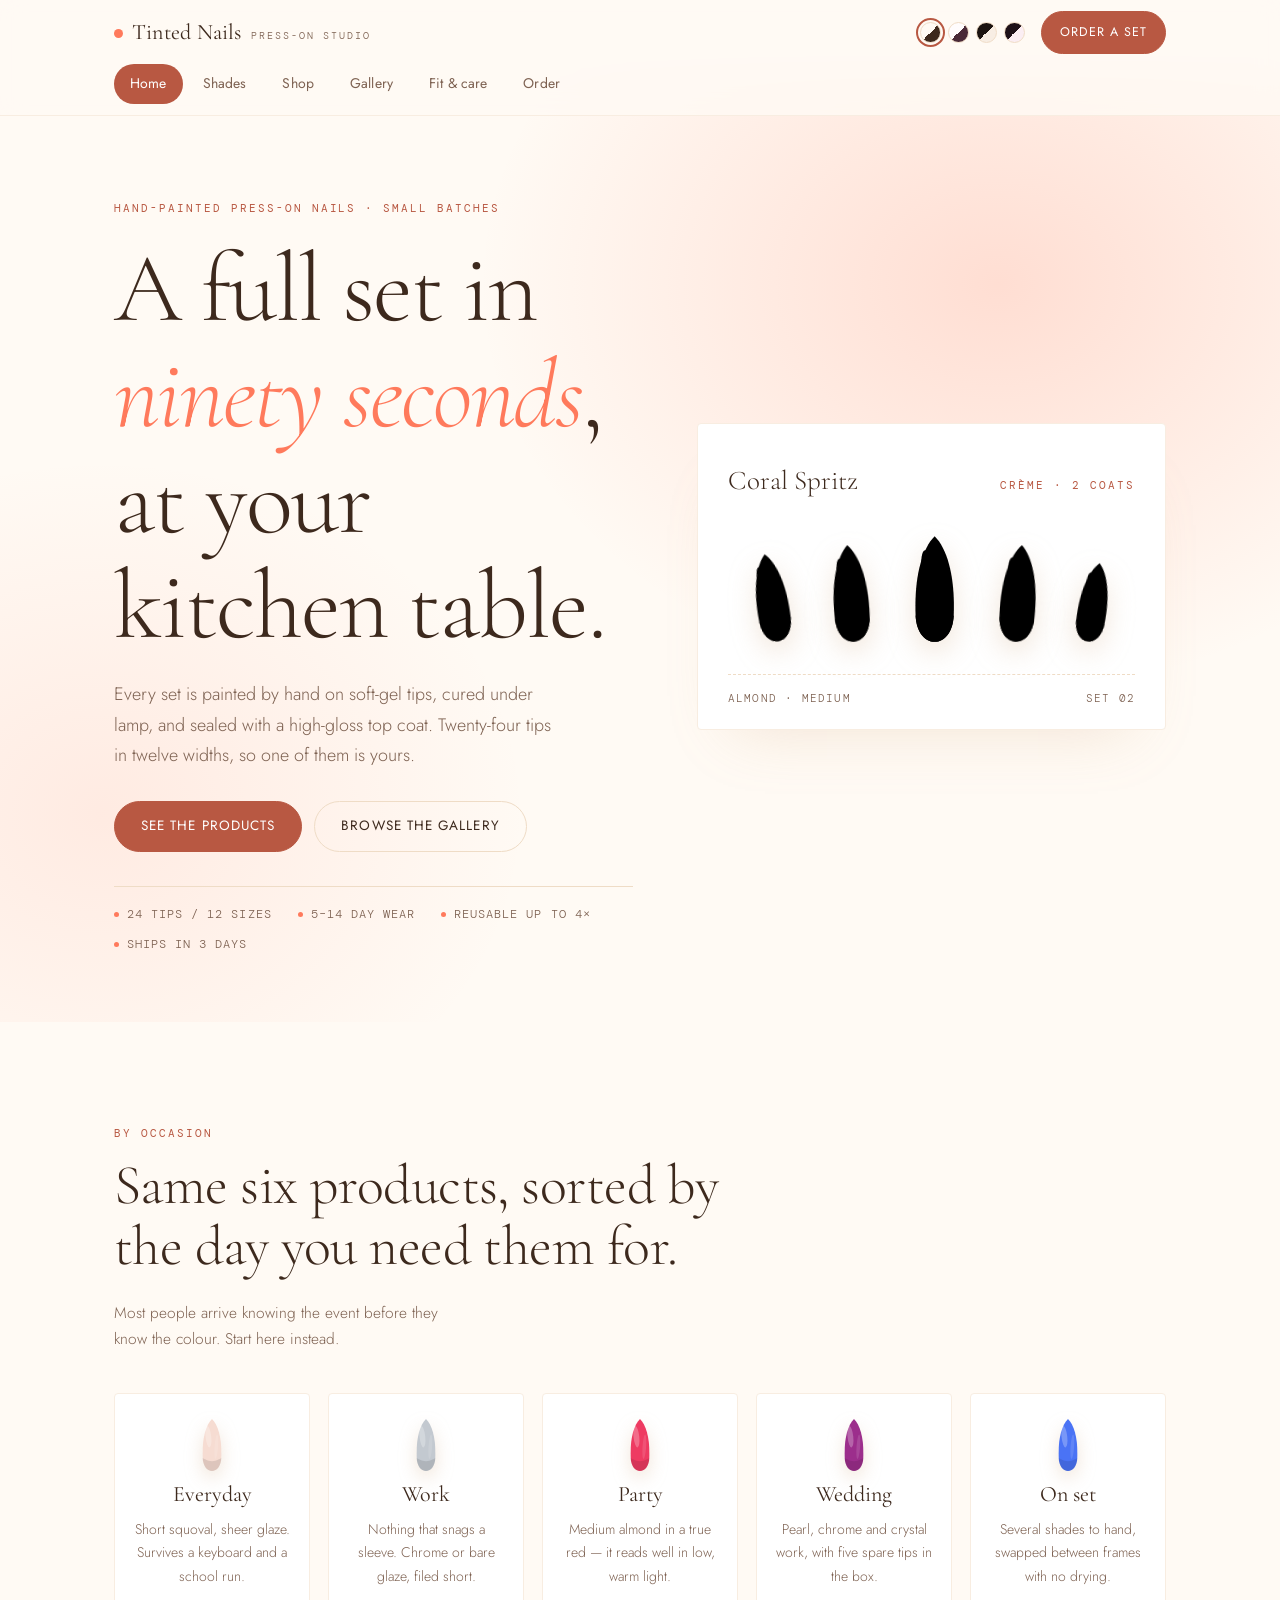
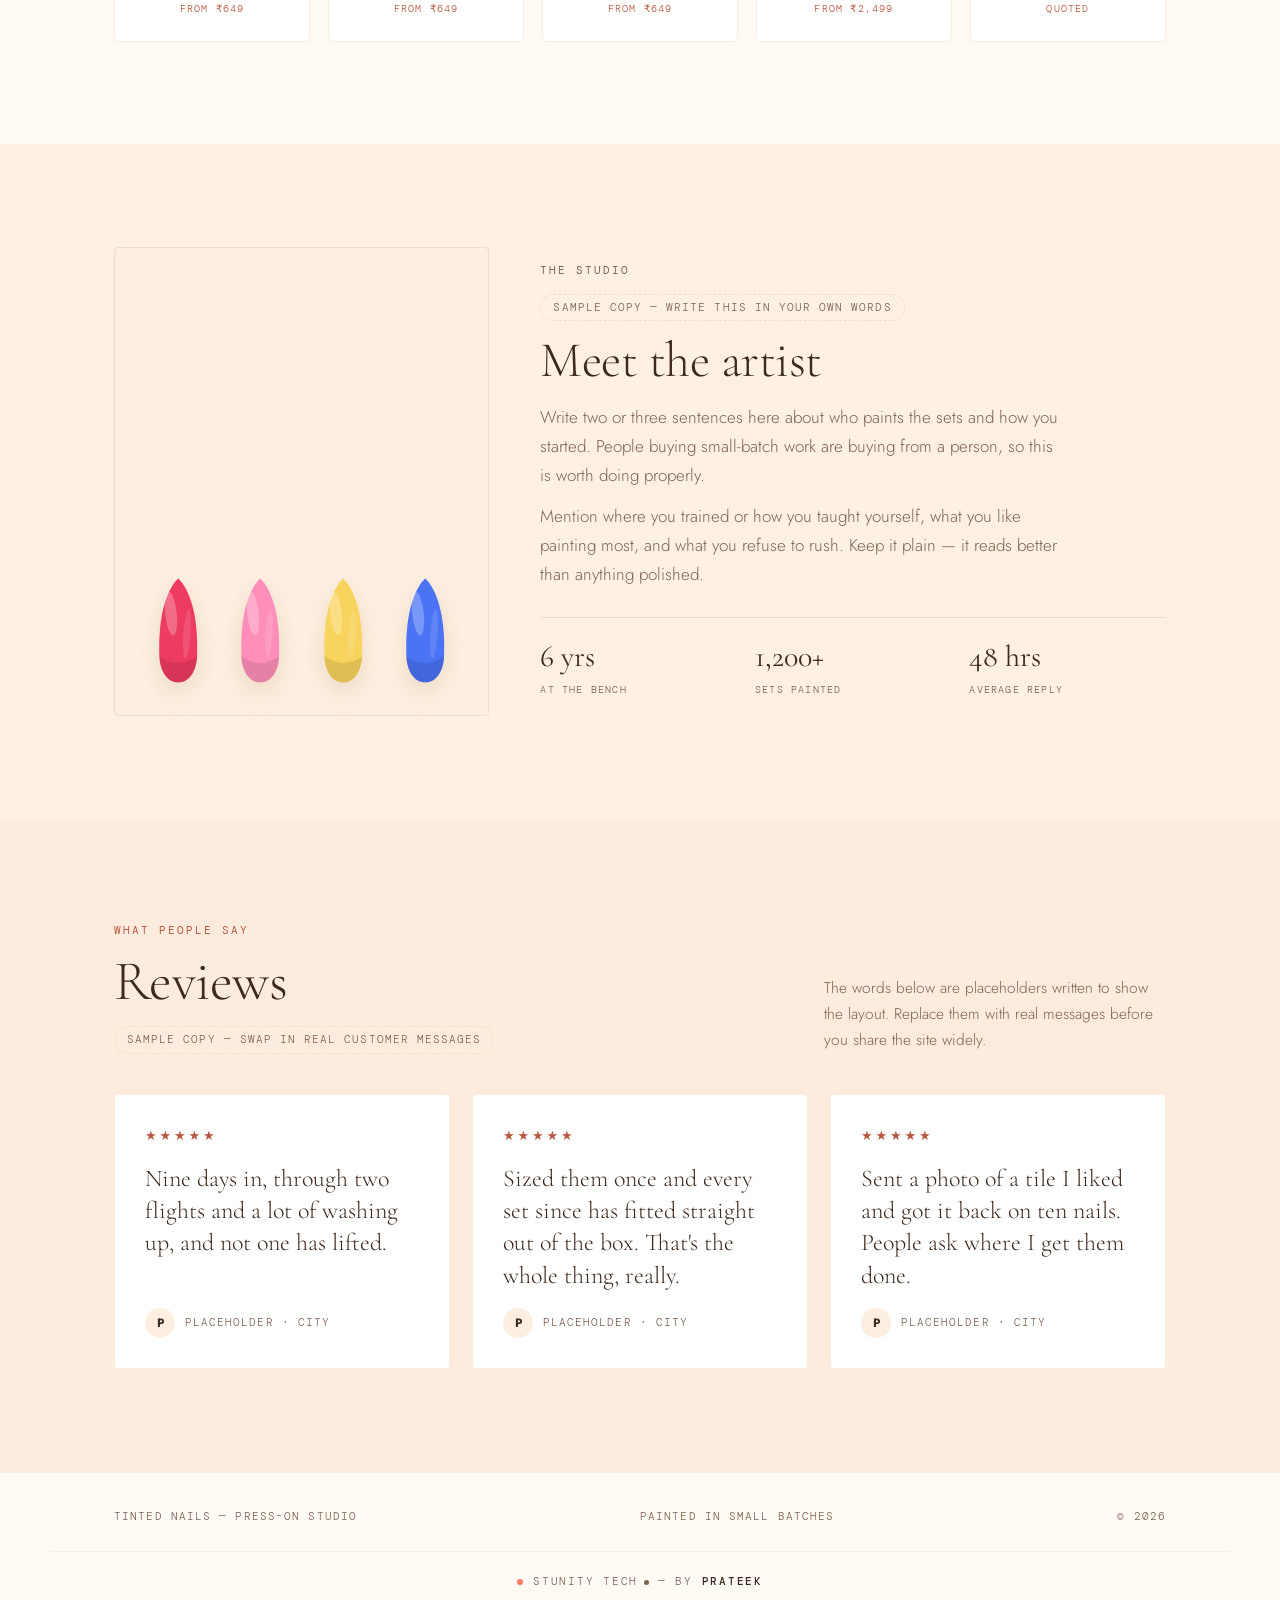
<file: index.html>
<!doctype html>
<html lang="en">
<head>
<meta charset="utf-8">
<meta name="viewport" content="width=device-width, initial-scale=1">
<title>Tinted Nails</title>
<meta name="description" content="Hand-painted press-on nail sets, made to order. 24 tips in 12 sizes, on in ninety seconds, worn for up to two weeks.">
<meta name="theme-color" content="#FFFAF4">
<meta property="og:title" content="Tinted Nails">
<meta property="og:description" content="Hand-painted press-on nail sets, made to order. 24 tips in 12 sizes, on in ninety seconds, worn for up to two weeks.">
<meta property="og:type" content="website">
<link rel="icon" href="data:image/svg+xml,<svg xmlns='http://www.w3.org/2000/svg' viewBox='0 0 100 100'><text y='.9em' font-size='90'>%F0%9F%92%85</text></svg>">
<link rel="preconnect" href="https://fonts.googleapis.com">
<link rel="preconnect" href="https://fonts.gstatic.com" crossorigin>
<link rel="stylesheet" href="https://fonts.googleapis.com/css2?family=Cormorant+Garamond:ital,wght@0,300;0,400;0,500;1,300;1,400&family=Jost:wght@200;300;400;500&family=DM+Mono:wght@300;400&display=swap">
<link rel="stylesheet" href="assets/style.css">
<script src="assets/theme.js"></script>

<!-- Social and canonical: absolute URLs, because a crawler
     resolves these from its own context, not the page's. -->
<link rel="canonical" href="https://hedaprateek.github.io/tinted-nails/">
<meta property="og:url" content="https://hedaprateek.github.io/tinted-nails/">
<meta property="og:site_name" content="Stunity Tech">
<meta property="og:image" content="https://hedaprateek.github.io/tinted-nails/og.png">
<meta property="og:image:width" content="1200">
<meta property="og:image:height" content="630">
<meta property="og:image:alt" content="Tinted Nails">
<meta name="twitter:card" content="summary_large_image">
<meta name="twitter:title" content="Tinted Nails">
<meta name="twitter:description" content="Hand-painted press-on nail sets, made to order. 24 tips in 12 sizes, on in ninety seconds, worn for up to two weeks.">
<meta name="twitter:image" content="https://hedaprateek.github.io/tinted-nails/og.png">
</head>
<body>
<svg width="0" height="0" aria-hidden="true" style="position:absolute">
  <defs>
    <symbol id="n-almond" viewBox="0 0 100 150">
      <path class="lacquer" d="M50 3c18 18 28 57 26 108 -1 22-12 36-26 36S25 133 24 111C22 60 32 21 50 3Z"/>
      <path class="edge" d="M24 111c1 22 12 36 26 36s25-14 26-36c0 0-14 9-26 9s-26-9-26-9Z"/>
      <ellipse class="gloss" cx="40" cy="52" rx="8" ry="30" transform="rotate(-6 40 52)"/>
      <ellipse class="gloss-2" cx="62" cy="80" rx="5" ry="34" transform="rotate(4 62 80)"/>
    </symbol>
    <symbol id="n-coffin" viewBox="0 0 100 150">
      <path class="lacquer" d="M27 9c14-5 32-5 46 0l9 108-13 30H31L18 117Z"/>
      <path class="edge" d="M18 117l13 30h38l13-30s-16 7-32 7-32-7-32-7Z"/>
      <ellipse class="gloss" cx="40" cy="55" rx="7" ry="32"/>
      <ellipse class="gloss-2" cx="62" cy="82" rx="5" ry="34"/>
    </symbol>
    <symbol id="n-stiletto" viewBox="0 0 100 150">
      <path class="lacquer" d="M50 2c13 30 29 71 30 111 1 21-14 34-30 34s-31-13-30-34C21 73 37 32 50 2Z"/>
      <path class="edge" d="M20 113c-1 21 14 34 30 34s31-13 30-34c0 0-15 8-30 8s-30-8-30-8Z"/>
      <ellipse class="gloss" cx="42" cy="58" rx="6" ry="32" transform="rotate(-5 42 58)"/>
      <ellipse class="gloss-2" cx="60" cy="88" rx="4" ry="30" transform="rotate(4 60 88)"/>
    </symbol>
    <symbol id="n-squoval" viewBox="0 0 100 150">
      <path class="lacquer" d="M24 15c15-7 37-7 52 0l3 108c0 16-11 24-29 24s-29-8-29-24Z"/>
      <path class="edge" d="M21 123c0 16 11 24 29 24s29-8 29-24c0 0-13 7-29 7s-29-7-29-7Z"/>
      <ellipse class="gloss" cx="40" cy="58" rx="8" ry="33"/>
      <ellipse class="gloss-2" cx="63" cy="84" rx="5" ry="35"/>
    </symbol>
    <symbol id="n-round" viewBox="0 0 100 150">
      <path class="lacquer" d="M26 31c7-17 41-17 48 0l4 89c0 18-13 27-28 27s-28-9-28-27Z"/>
      <path class="edge" d="M22 120c0 18 13 27 28 27s28-9 28-27c0 0-13 7-28 7s-28-7-28-7Z"/>
      <ellipse class="gloss" cx="40" cy="66" rx="8" ry="29"/>
      <ellipse class="gloss-2" cx="63" cy="90" rx="5" ry="30"/>
    </symbol>
  </defs>
</svg>

<header>
  <div class="wrap bar">
    <a class="mark" href="index.html"><span class="dot"></span><b>Tinted Nails</b><i>Press-on studio</i></a>
    <div class="themes" id="themeRow" role="group" aria-label="Colour theme"></div>
    <a class="btn small" href="order.html">Order a set</a>
    <nav class="tabs" aria-label="Sections">
      <a href="index.html" aria-current="page">Home</a>
      <a href="shades.html">Shades</a>
      <a href="shop.html">Shop</a>
      <a href="gallery.html">Gallery</a>
      <a href="fit.html">Fit &amp; care</a>
      <a href="order.html">Order</a>
    </nav>
  </div>
</header>

<main id="top">
  <div class="hero">
    <div class="wrap hero-grid">
      <div>
        <p class="eyebrow">Hand-painted press-on nails · small batches</p>
        <h1>A full set in <em>ninety seconds</em>, at your kitchen table.</h1>
        <p class="lede">Every set is painted by hand on soft-gel tips, cured under lamp, and sealed with a high-gloss top coat. Twenty-four tips in twelve widths, so one of them is yours.</p>
        <div class="cta">
          <a class="btn" href="shop.html">See the products</a>
          <a class="btn ghost" href="gallery.html">Browse the gallery</a>
        </div>
        <div class="specstrip">
          <span>24 tips / 12 sizes</span>
          <span>5–14 day wear</span>
          <span>Reusable up to 4×</span>
          <span>Ships in 3 days</span>
        </div>
      </div>

      <figure class="tray" style="margin:0">
        <div class="sheen" aria-hidden="true"></div>
        <figcaption class="tray-head">
          <span class="name" id="trayName">Cherry Cordial</span>
          <span class="eyebrow" id="trayFinish">Crème · 2 coats</span>
        </figcaption>
        <div class="fan">
          <svg class="chip nail" viewBox="0 0 100 150"><use href="#n-almond"></use></svg>
          <svg class="chip nail" viewBox="0 0 100 150"><use href="#n-almond"></use></svg>
          <svg class="chip nail" viewBox="0 0 100 150"><use href="#n-almond"></use></svg>
          <svg class="chip nail" viewBox="0 0 100 150"><use href="#n-almond"></use></svg>
          <svg class="chip nail" viewBox="0 0 100 150"><use href="#n-almond"></use></svg>
        </div>
        <div class="tray-foot">
          <span>Almond · medium</span>
          <span id="traySku">Set 01</span>
        </div>
      </figure>
    </div>
  </div>

  <section id="occasions">
    <div class="wrap">
      <div class="sec-head">
        <div>
          <p class="eyebrow">By occasion</p>
          <h2>Same six products, sorted by the day you need them for.</h2>
        </div>
        <p class="note">Most people arrive knowing the event before they know the colour. Start here instead.</p>
      </div>
      <div class="occasions" id="occGrid"></div>
    </div>
  </section>

  <section id="artist" class="band-blush">
    <div class="wrap">
      <div class="artist">
        <div class="artist-photo" id="artistPhoto"></div>
        <div>
          <p class="eyebrow">The studio</p>
          <span class="sample" id="artistChip">Sample copy — write this in your own words</span>
          <h2 id="artistName">Meet the artist</h2>
          <div id="artistBody"></div>
          <div class="artist-facts" id="artistFacts"></div>
        </div>
      </div>
    </div>
  </section>

  <section id="reviews" class="band-peach">
    <div class="wrap">
      <div class="sec-head">
        <div>
          <p class="eyebrow">What people say</p>
          <h2>Reviews</h2>
          <span class="sample" id="sampleChip">Sample copy — swap in real customer messages</span>
        </div>
        <p class="note" id="sampleNote">The words below are placeholders written to show the layout. Replace them with real messages before you share the site widely.</p>
        <p class="note" id="realNote" hidden>Messages from customers, quoted with their permission.</p>
      </div>
      <div class="reviews" id="reviewGrid"></div>
    </div>
  </section>
</main>

<footer>
  <div class="wrap foot">
    <span>Tinted Nails — press-on studio</span>
    <span>Painted in small batches</span>
    <span>© 2026</span>
  </div>
  <div class="wrap credit">
    <span class="cdot"></span><span><span class="sc-wrap"><a class="sc-link" href="https://stunity-tech.hedaprateek.workers.dev" target="_blank" rel="noopener">Stunity Tech</a><span class="sc-card" role="note"><b>Stunity Tech</b><i>Small tools, built one at a time.</i><span class="sc-acts"><a href="https://stunity-tech.hedaprateek.workers.dev" target="_blank" rel="noopener">Site &#8599;</a><a href="mailto:prateekheda@yahoo.com">Email</a><a href="https://wa.me/919021306979" target="_blank" rel="noopener">WhatsApp</a></span></span></span> — by <b>Prateek</b></span>
  </div>
</footer>
<script src="assets/app.js"></script>
</body>
</html>
</file>
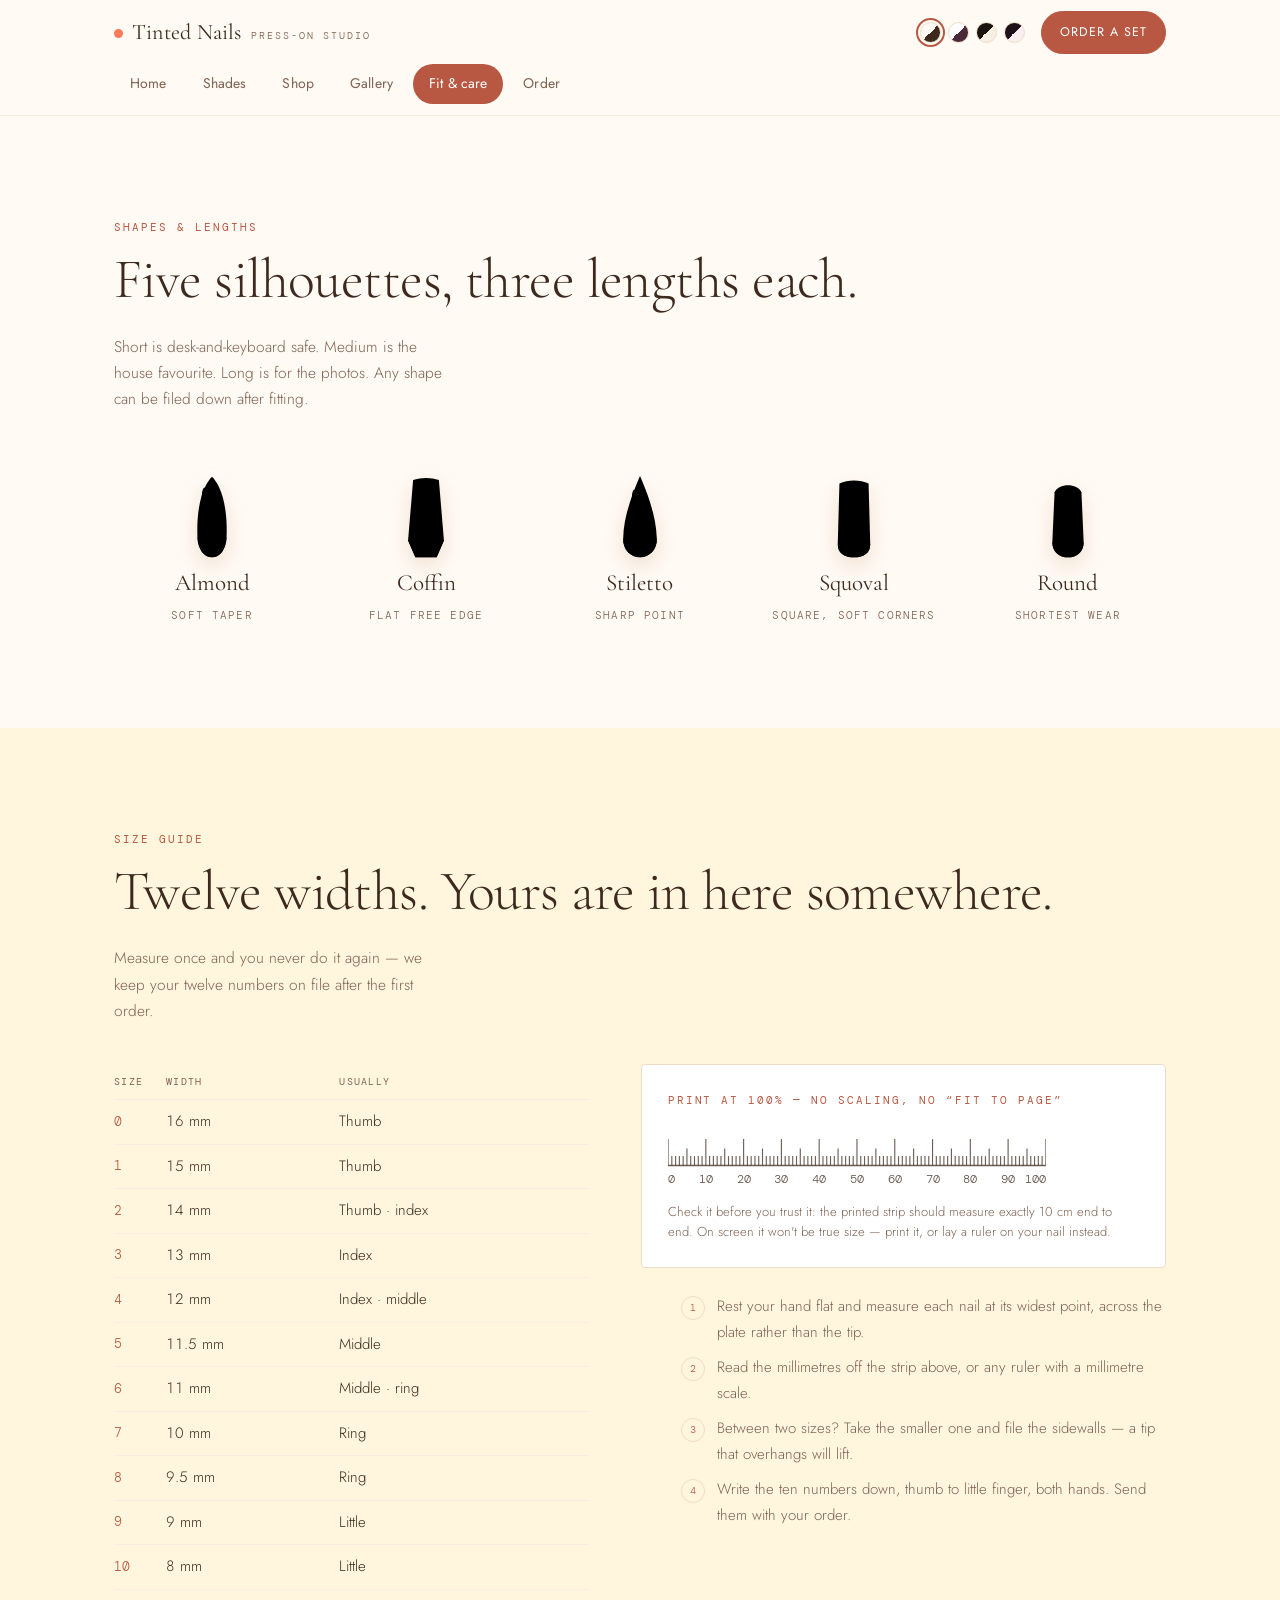
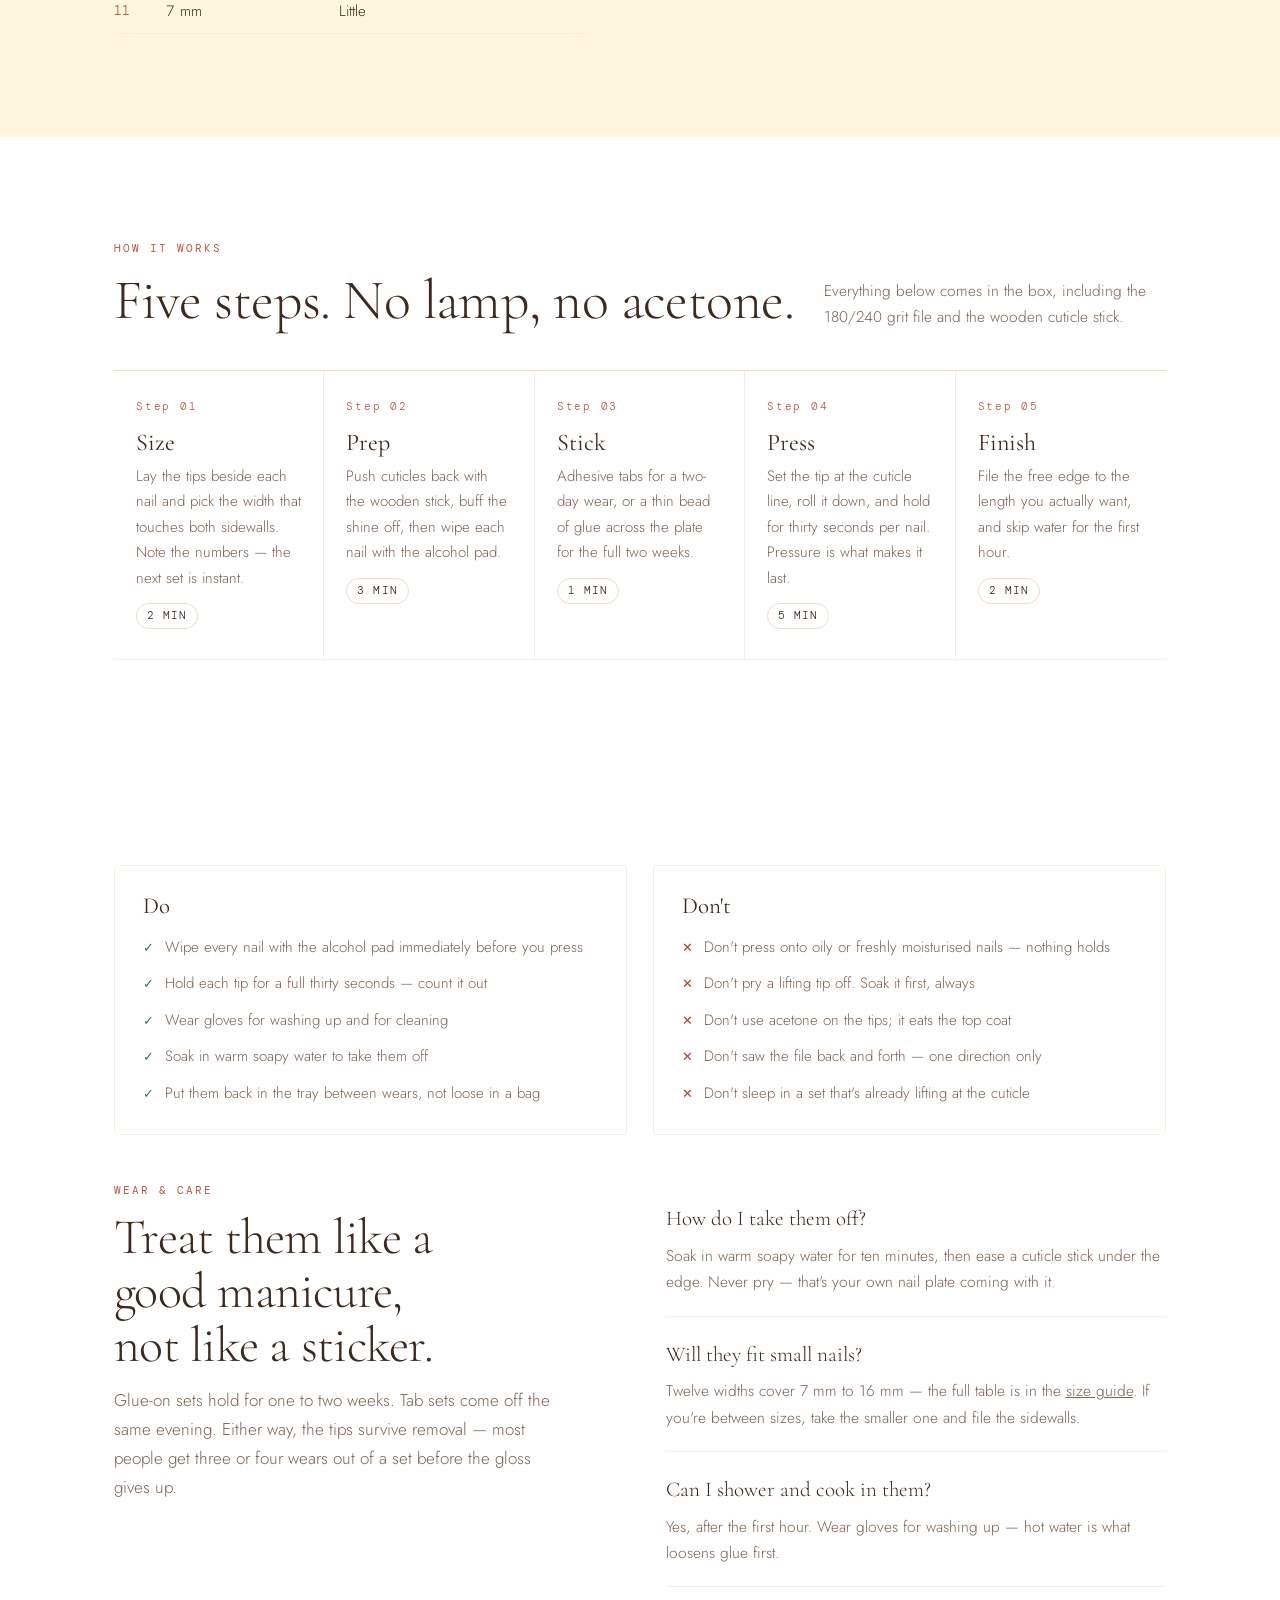
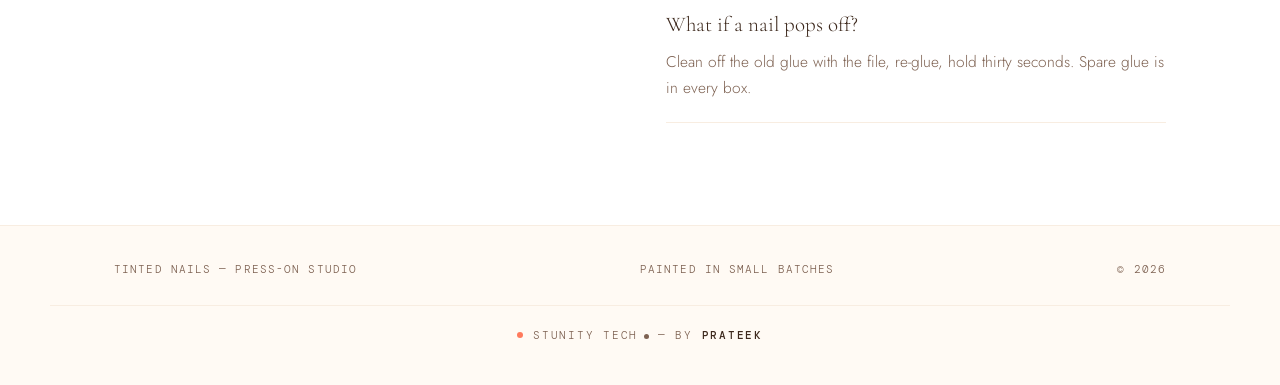
<file: fit.html>
<!doctype html>
<html lang="en">
<head>
<meta charset="utf-8">
<meta name="viewport" content="width=device-width, initial-scale=1">
<title>Fit &amp; care — Tinted Nails</title>
<meta name="description" content="Five shapes, twelve widths with a printable millimetre ruler, how to apply a set, and how to keep it.">
<meta name="theme-color" content="#FFFAF4">
<meta property="og:title" content="Fit &amp; care — Tinted Nails">
<meta property="og:description" content="Five shapes, twelve widths with a printable millimetre ruler, how to apply a set, and how to keep it.">
<meta property="og:type" content="website">
<link rel="icon" href="data:image/svg+xml,<svg xmlns='http://www.w3.org/2000/svg' viewBox='0 0 100 100'><text y='.9em' font-size='90'>%F0%9F%92%85</text></svg>">
<link rel="preconnect" href="https://fonts.googleapis.com">
<link rel="preconnect" href="https://fonts.gstatic.com" crossorigin>
<link rel="stylesheet" href="https://fonts.googleapis.com/css2?family=Cormorant+Garamond:ital,wght@0,300;0,400;0,500;1,300;1,400&family=Jost:wght@200;300;400;500&family=DM+Mono:wght@300;400&display=swap">
<link rel="stylesheet" href="assets/style.css">
<script src="assets/theme.js"></script>
</head>
<body>
<svg width="0" height="0" aria-hidden="true" style="position:absolute">
  <defs>
    <symbol id="n-almond" viewBox="0 0 100 150">
      <path class="lacquer" d="M50 3c18 18 28 57 26 108 -1 22-12 36-26 36S25 133 24 111C22 60 32 21 50 3Z"/>
      <path class="edge" d="M24 111c1 22 12 36 26 36s25-14 26-36c0 0-14 9-26 9s-26-9-26-9Z"/>
      <ellipse class="gloss" cx="40" cy="52" rx="8" ry="30" transform="rotate(-6 40 52)"/>
      <ellipse class="gloss-2" cx="62" cy="80" rx="5" ry="34" transform="rotate(4 62 80)"/>
    </symbol>
    <symbol id="n-coffin" viewBox="0 0 100 150">
      <path class="lacquer" d="M27 9c14-5 32-5 46 0l9 108-13 30H31L18 117Z"/>
      <path class="edge" d="M18 117l13 30h38l13-30s-16 7-32 7-32-7-32-7Z"/>
      <ellipse class="gloss" cx="40" cy="55" rx="7" ry="32"/>
      <ellipse class="gloss-2" cx="62" cy="82" rx="5" ry="34"/>
    </symbol>
    <symbol id="n-stiletto" viewBox="0 0 100 150">
      <path class="lacquer" d="M50 2c13 30 29 71 30 111 1 21-14 34-30 34s-31-13-30-34C21 73 37 32 50 2Z"/>
      <path class="edge" d="M20 113c-1 21 14 34 30 34s31-13 30-34c0 0-15 8-30 8s-30-8-30-8Z"/>
      <ellipse class="gloss" cx="42" cy="58" rx="6" ry="32" transform="rotate(-5 42 58)"/>
      <ellipse class="gloss-2" cx="60" cy="88" rx="4" ry="30" transform="rotate(4 60 88)"/>
    </symbol>
    <symbol id="n-squoval" viewBox="0 0 100 150">
      <path class="lacquer" d="M24 15c15-7 37-7 52 0l3 108c0 16-11 24-29 24s-29-8-29-24Z"/>
      <path class="edge" d="M21 123c0 16 11 24 29 24s29-8 29-24c0 0-13 7-29 7s-29-7-29-7Z"/>
      <ellipse class="gloss" cx="40" cy="58" rx="8" ry="33"/>
      <ellipse class="gloss-2" cx="63" cy="84" rx="5" ry="35"/>
    </symbol>
    <symbol id="n-round" viewBox="0 0 100 150">
      <path class="lacquer" d="M26 31c7-17 41-17 48 0l4 89c0 18-13 27-28 27s-28-9-28-27Z"/>
      <path class="edge" d="M22 120c0 18 13 27 28 27s28-9 28-27c0 0-13 7-28 7s-28-7-28-7Z"/>
      <ellipse class="gloss" cx="40" cy="66" rx="8" ry="29"/>
      <ellipse class="gloss-2" cx="63" cy="90" rx="5" ry="30"/>
    </symbol>
  </defs>
</svg>

<header>
  <div class="wrap bar">
    <a class="mark" href="index.html"><span class="dot"></span><b>Tinted Nails</b><i>Press-on studio</i></a>
    <div class="themes" id="themeRow" role="group" aria-label="Colour theme"></div>
    <a class="btn small" href="order.html">Order a set</a>
    <nav class="tabs" aria-label="Sections">
      <a href="index.html">Home</a>
      <a href="shades.html">Shades</a>
      <a href="shop.html">Shop</a>
      <a href="gallery.html">Gallery</a>
      <a href="fit.html" aria-current="page">Fit &amp; care</a>
      <a href="order.html">Order</a>
    </nav>
  </div>
</header>

<main id="top">
  <section id="shapes">
    <div class="wrap">
      <div class="sec-head">
        <div>
          <p class="eyebrow">Shapes &amp; lengths</p>
          <h2>Five silhouettes, three lengths each.</h2>
        </div>
        <p class="note">Short is desk-and-keyboard safe. Medium is the house favourite. Long is for the photos. Any shape can be filed down after fitting.</p>
      </div>
      <div class="shapes">
        <div class="shape"><svg class="nail" viewBox="0 0 100 150"><use href="#n-almond"></use></svg><h3>Almond</h3><p>Soft taper</p></div>
        <div class="shape"><svg class="nail" viewBox="0 0 100 150"><use href="#n-coffin"></use></svg><h3>Coffin</h3><p>Flat free edge</p></div>
        <div class="shape"><svg class="nail" viewBox="0 0 100 150"><use href="#n-stiletto"></use></svg><h3>Stiletto</h3><p>Sharp point</p></div>
        <div class="shape"><svg class="nail" viewBox="0 0 100 150"><use href="#n-squoval"></use></svg><h3>Squoval</h3><p>Square, soft corners</p></div>
        <div class="shape"><svg class="nail" viewBox="0 0 100 150"><use href="#n-round"></use></svg><h3>Round</h3><p>Shortest wear</p></div>
      </div>
    </div>
  </section>

  <section id="sizes" class="band-butter">
    <div class="wrap">
      <div class="sec-head">
        <div>
          <p class="eyebrow">Size guide</p>
          <h2>Twelve widths. Yours are in here somewhere.</h2>
        </div>
        <p class="note">Measure once and you never do it again — we keep your twelve numbers on file after the first order.</p>
      </div>
      <div class="sizeguide">
        <div>
          <div class="sizewrap">
            <table class="sizetable">
              <thead>
                <tr><th scope="col">Size</th><th scope="col">Width</th><th scope="col">Usually</th></tr>
              </thead>
              <tbody id="sizeBody"></tbody>
            </table>
          </div>
        </div>
        <div>
          <div class="ruler">
            <p class="eyebrow">Print at 100% — no scaling, no “fit to page”</p>
            <svg id="rulerSVG" width="100mm" height="17mm" viewBox="0 0 100 17" role="img"
                 aria-label="A 100 millimetre ruler for measuring nail width"></svg>
            <p class="slip-note">Check it before you trust it: the printed strip should measure exactly 10 cm end to end. On screen it won't be true size — print it, or lay a ruler on your nail instead.</p>
          </div>
          <ol class="howmeasure">
            <li>Rest your hand flat and measure each nail at its widest point, across the plate rather than the tip.</li>
            <li>Read the millimetres off the strip above, or any ruler with a millimetre scale.</li>
            <li>Between two sizes? Take the smaller one and file the sidewalls — a tip that overhangs will lift.</li>
            <li>Write the ten numbers down, thumb to little finger, both hands. Send them with your order.</li>
          </ol>
        </div>
      </div>
    </div>
  </section>

  <section id="apply" class="band-white">
    <div class="wrap">
      <div class="sec-head">
        <div>
          <p class="eyebrow">How it works</p>
          <h2>Five steps. No lamp, no acetone.</h2>
        </div>
        <p class="note">Everything below comes in the box, including the 180/240 grit file and the wooden cuticle stick.</p>
      </div>
      <ol class="steps">
        <li class="step"><span class="num">Step 01</span><h3>Size</h3><p>Lay the tips beside each nail and pick the width that touches both sidewalls. Note the numbers — the next set is instant.</p><span class="time">2 min</span></li>
        <li class="step"><span class="num">Step 02</span><h3>Prep</h3><p>Push cuticles back with the wooden stick, buff the shine off, then wipe each nail with the alcohol pad.</p><span class="time">3 min</span></li>
        <li class="step"><span class="num">Step 03</span><h3>Stick</h3><p>Adhesive tabs for a two-day wear, or a thin bead of glue across the plate for the full two weeks.</p><span class="time">1 min</span></li>
        <li class="step"><span class="num">Step 04</span><h3>Press</h3><p>Set the tip at the cuticle line, roll it down, and hold for thirty seconds per nail. Pressure is what makes it last.</p><span class="time">5 min</span></li>
        <li class="step"><span class="num">Step 05</span><h3>Finish</h3><p>File the free edge to the length you actually want, and skip water for the first hour.</p><span class="time">2 min</span></li>
      </ol>
    </div>
  </section>

  <section id="care" class="band-white">
    <div class="wrap">
      <div class="dodont">
        <div class="dd do">
          <h3>Do</h3>
          <ul>
            <li>Wipe every nail with the alcohol pad immediately before you press</li>
            <li>Hold each tip for a full thirty seconds — count it out</li>
            <li>Wear gloves for washing up and for cleaning</li>
            <li>Soak in warm soapy water to take them off</li>
            <li>Put them back in the tray between wears, not loose in a bag</li>
          </ul>
        </div>
        <div class="dd dont">
          <h3>Don't</h3>
          <ul>
            <li>Don't press onto oily or freshly moisturised nails — nothing holds</li>
            <li>Don't pry a lifting tip off. Soak it first, always</li>
            <li>Don't use acetone on the tips; it eats the top coat</li>
            <li>Don't saw the file back and forth — one direction only</li>
            <li>Don't sleep in a set that's already lifting at the cuticle</li>
          </ul>
        </div>
      </div>
    </div>
    <div class="wrap care">
      <div>
        <p class="eyebrow">Wear &amp; care</p>
        <h2>Treat them like a good manicure, not like a sticker.</h2>
        <p class="intro">Glue-on sets hold for one to two weeks. Tab sets come off the same evening. Either way, the tips survive removal — most people get three or four wears out of a set before the gloss gives up.</p>
      </div>
      <dl class="qa">
        <div><dt>How do I take them off?</dt><dd>Soak in warm soapy water for ten minutes, then ease a cuticle stick under the edge. Never pry — that's your own nail plate coming with it.</dd></div>
        <div><dt>Will they fit small nails?</dt><dd>Twelve widths cover 7 mm to 16 mm — the full table is in the <a href="#sizes">size guide</a>. If you're between sizes, take the smaller one and file the sidewalls.</dd></div>
        <div><dt>Can I shower and cook in them?</dt><dd>Yes, after the first hour. Wear gloves for washing up — hot water is what loosens glue first.</dd></div>
        <div><dt>What if a nail pops off?</dt><dd>Clean off the old glue with the file, re-glue, hold thirty seconds. Spare glue is in every box.</dd></div>
      </dl>
    </div>
  </section>
</main>

<footer>
  <div class="wrap foot">
    <span>Tinted Nails — press-on studio</span>
    <span>Painted in small batches</span>
    <span>© 2026</span>
  </div>
  <div class="wrap credit">
    <span class="cdot"></span><span><span class="sc-wrap"><a class="sc-link" href="https://stunity-tech.hedaprateek.workers.dev" target="_blank" rel="noopener">Stunity Tech</a><span class="sc-card" role="note"><b>Stunity Tech</b><i>Small tools, built one at a time.</i><span class="sc-acts"><a href="https://stunity-tech.hedaprateek.workers.dev" target="_blank" rel="noopener">Site &#8599;</a><a href="mailto:prateekheda@yahoo.com">Email</a><a href="https://wa.me/919021306979" target="_blank" rel="noopener">WhatsApp</a></span></span></span> — by <b>Prateek</b></span>
  </div>
</footer>
<script src="assets/app.js"></script>
</body>
</html>
</file>
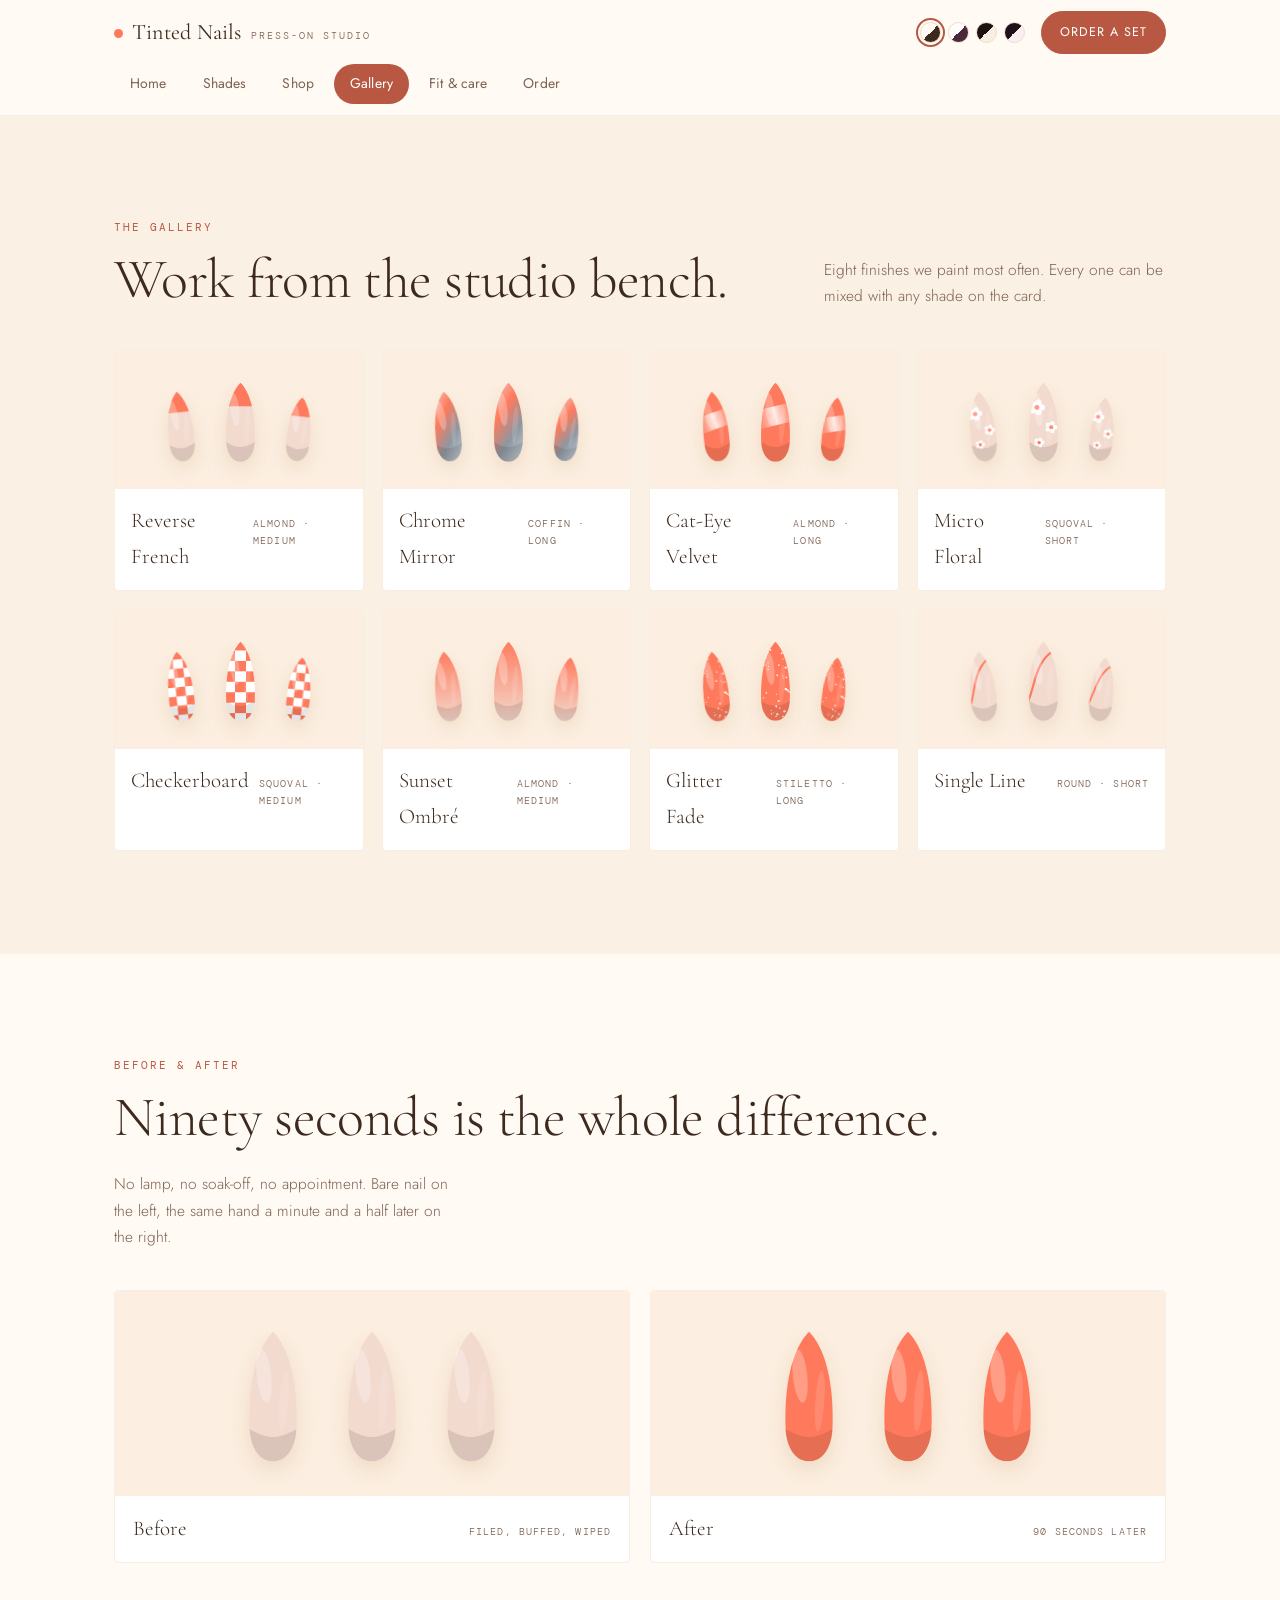
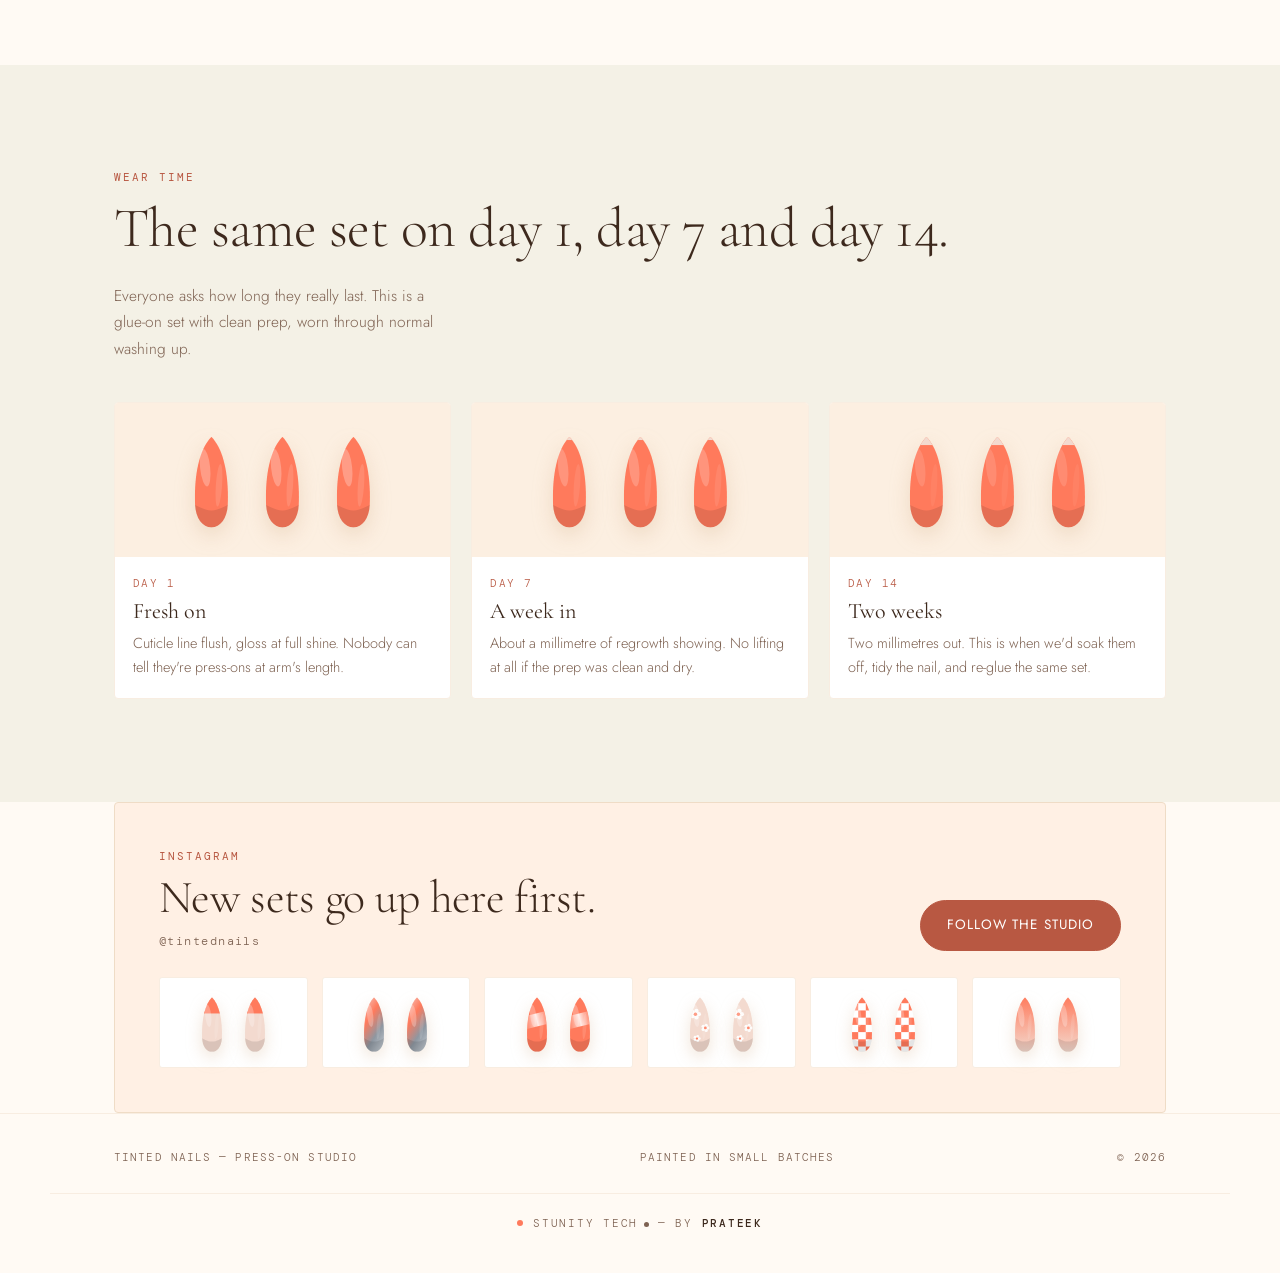
<file: gallery.html>
<!doctype html>
<html lang="en">
<head>
<meta charset="utf-8">
<meta name="viewport" content="width=device-width, initial-scale=1">
<title>Gallery — Tinted Nails</title>
<meta name="description" content="Eight finishes we paint most often, before and after, and the same set at day 1, 7 and 14.">
<meta name="theme-color" content="#FFFAF4">
<meta property="og:title" content="Gallery — Tinted Nails">
<meta property="og:description" content="Eight finishes we paint most often, before and after, and the same set at day 1, 7 and 14.">
<meta property="og:type" content="website">
<link rel="icon" href="data:image/svg+xml,<svg xmlns='http://www.w3.org/2000/svg' viewBox='0 0 100 100'><text y='.9em' font-size='90'>%F0%9F%92%85</text></svg>">
<link rel="preconnect" href="https://fonts.googleapis.com">
<link rel="preconnect" href="https://fonts.gstatic.com" crossorigin>
<link rel="stylesheet" href="https://fonts.googleapis.com/css2?family=Cormorant+Garamond:ital,wght@0,300;0,400;0,500;1,300;1,400&family=Jost:wght@200;300;400;500&family=DM+Mono:wght@300;400&display=swap">
<link rel="stylesheet" href="assets/style.css">
<script src="assets/theme.js"></script>
</head>
<body>
<svg width="0" height="0" aria-hidden="true" style="position:absolute">
  <defs>
    <symbol id="n-almond" viewBox="0 0 100 150">
      <path class="lacquer" d="M50 3c18 18 28 57 26 108 -1 22-12 36-26 36S25 133 24 111C22 60 32 21 50 3Z"/>
      <path class="edge" d="M24 111c1 22 12 36 26 36s25-14 26-36c0 0-14 9-26 9s-26-9-26-9Z"/>
      <ellipse class="gloss" cx="40" cy="52" rx="8" ry="30" transform="rotate(-6 40 52)"/>
      <ellipse class="gloss-2" cx="62" cy="80" rx="5" ry="34" transform="rotate(4 62 80)"/>
    </symbol>
    <symbol id="n-coffin" viewBox="0 0 100 150">
      <path class="lacquer" d="M27 9c14-5 32-5 46 0l9 108-13 30H31L18 117Z"/>
      <path class="edge" d="M18 117l13 30h38l13-30s-16 7-32 7-32-7-32-7Z"/>
      <ellipse class="gloss" cx="40" cy="55" rx="7" ry="32"/>
      <ellipse class="gloss-2" cx="62" cy="82" rx="5" ry="34"/>
    </symbol>
    <symbol id="n-stiletto" viewBox="0 0 100 150">
      <path class="lacquer" d="M50 2c13 30 29 71 30 111 1 21-14 34-30 34s-31-13-30-34C21 73 37 32 50 2Z"/>
      <path class="edge" d="M20 113c-1 21 14 34 30 34s31-13 30-34c0 0-15 8-30 8s-30-8-30-8Z"/>
      <ellipse class="gloss" cx="42" cy="58" rx="6" ry="32" transform="rotate(-5 42 58)"/>
      <ellipse class="gloss-2" cx="60" cy="88" rx="4" ry="30" transform="rotate(4 60 88)"/>
    </symbol>
    <symbol id="n-squoval" viewBox="0 0 100 150">
      <path class="lacquer" d="M24 15c15-7 37-7 52 0l3 108c0 16-11 24-29 24s-29-8-29-24Z"/>
      <path class="edge" d="M21 123c0 16 11 24 29 24s29-8 29-24c0 0-13 7-29 7s-29-7-29-7Z"/>
      <ellipse class="gloss" cx="40" cy="58" rx="8" ry="33"/>
      <ellipse class="gloss-2" cx="63" cy="84" rx="5" ry="35"/>
    </symbol>
    <symbol id="n-round" viewBox="0 0 100 150">
      <path class="lacquer" d="M26 31c7-17 41-17 48 0l4 89c0 18-13 27-28 27s-28-9-28-27Z"/>
      <path class="edge" d="M22 120c0 18 13 27 28 27s28-9 28-27c0 0-13 7-28 7s-28-7-28-7Z"/>
      <ellipse class="gloss" cx="40" cy="66" rx="8" ry="29"/>
      <ellipse class="gloss-2" cx="63" cy="90" rx="5" ry="30"/>
    </symbol>
  </defs>
</svg>

<header>
  <div class="wrap bar">
    <a class="mark" href="index.html"><span class="dot"></span><b>Tinted Nails</b><i>Press-on studio</i></a>
    <div class="themes" id="themeRow" role="group" aria-label="Colour theme"></div>
    <a class="btn small" href="order.html">Order a set</a>
    <nav class="tabs" aria-label="Sections">
      <a href="index.html">Home</a>
      <a href="shades.html">Shades</a>
      <a href="shop.html">Shop</a>
      <a href="gallery.html" aria-current="page">Gallery</a>
      <a href="fit.html">Fit &amp; care</a>
      <a href="order.html">Order</a>
    </nav>
  </div>
</header>

<main id="top">
  <section id="gallery" class="band-lilac">
    <div class="wrap">
      <div class="sec-head">
        <div>
          <p class="eyebrow">The gallery</p>
          <h2>Work from the studio bench.</h2>
        </div>
        <p class="note">Eight finishes we paint most often. Every one can be mixed with any shade on the card.</p>
      </div>
      <!-- To use a real photo, replace the <svg> nails inside a .tile-art with: <img src="photos/your-file.jpg" alt="..."> -->
      <div class="gallery" id="galleryGrid"></div>
    </div>
  </section>

  <section id="before-after">
    <div class="wrap">
      <div class="sec-head">
        <div>
          <p class="eyebrow">Before &amp; after</p>
          <h2>Ninety seconds is the whole difference.</h2>
        </div>
        <p class="note">No lamp, no soak-off, no appointment. Bare nail on the left, the same hand a minute and a half later on the right.</p>
      </div>
      <div class="ba" id="baGrid"></div>
    </div>
  </section>

  <section id="wear" class="band-sky">
    <div class="wrap">
      <div class="sec-head">
        <div>
          <p class="eyebrow">Wear time</p>
          <h2>The same set on day 1, day 7 and day 14.</h2>
        </div>
        <p class="note">Everyone asks how long they really last. This is a glue-on set with clean prep, worn through normal washing up.</p>
      </div>
      <div class="wear" id="wearGrid"></div>
    </div>
  </section>

  <div class="wrap">
    <section class="insta" id="instagram" style="padding:clamp(26px,4vw,44px)">
      <div class="insta-top">
        <div>
          <p class="eyebrow">Instagram</p>
          <h2>New sets go up here first.</h2>
          <p class="handle" id="instaHandle">@tintednails</p>
        </div>
        <a class="btn js-insta" href="https://instagram.com/">Follow the studio</a>
      </div>
      <div class="insta-strip" id="instaStrip"></div>
    </section>
  </div>
</main>

<footer>
  <div class="wrap foot">
    <span>Tinted Nails — press-on studio</span>
    <span>Painted in small batches</span>
    <span>© 2026</span>
  </div>
  <div class="wrap credit">
    <span class="cdot"></span><span><span class="sc-wrap"><a class="sc-link" href="https://stunity-tech.hedaprateek.workers.dev" target="_blank" rel="noopener">Stunity Tech</a><span class="sc-card" role="note"><b>Stunity Tech</b><i>Small tools, built one at a time.</i><span class="sc-acts"><a href="https://stunity-tech.hedaprateek.workers.dev" target="_blank" rel="noopener">Site &#8599;</a><a href="mailto:prateekheda@yahoo.com">Email</a><a href="https://wa.me/919021306979" target="_blank" rel="noopener">WhatsApp</a></span></span></span> — by <b>Prateek</b></span>
  </div>
</footer>
<script src="assets/app.js"></script>
</body>
</html>
</file>
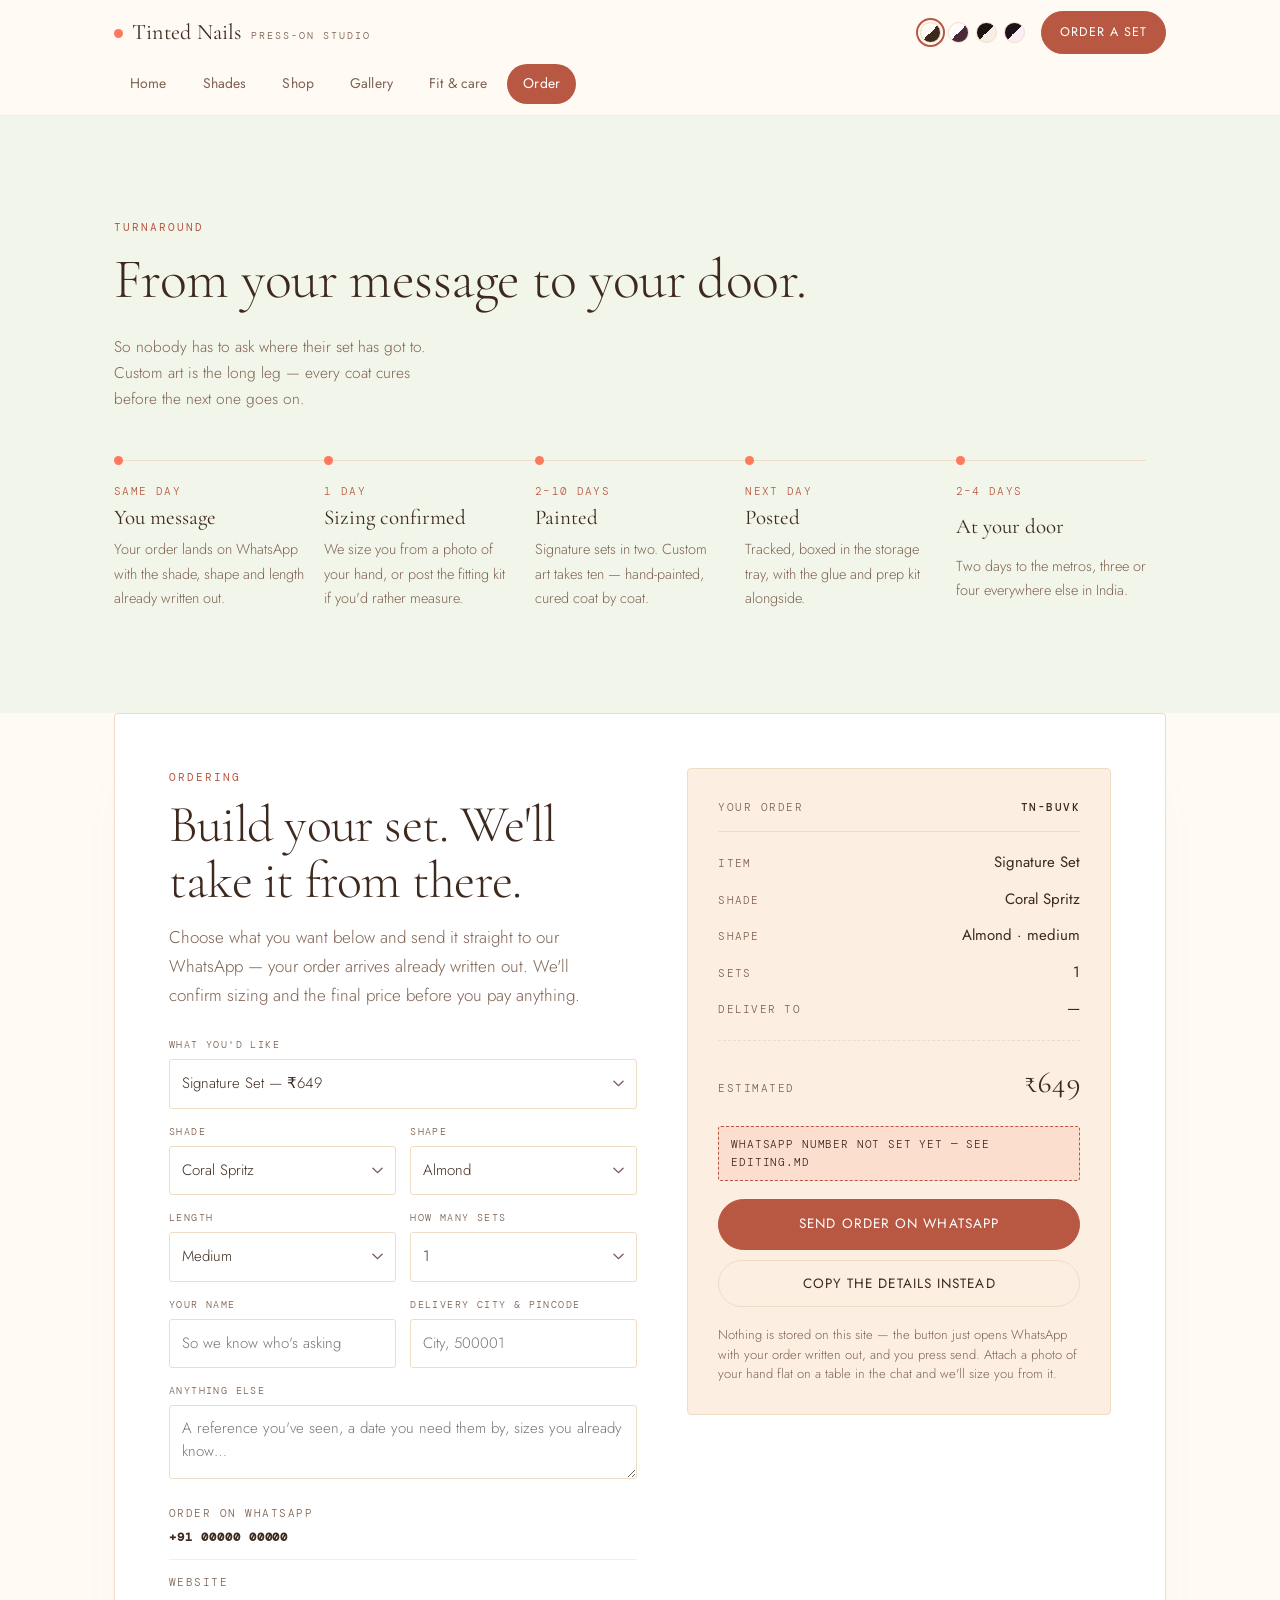
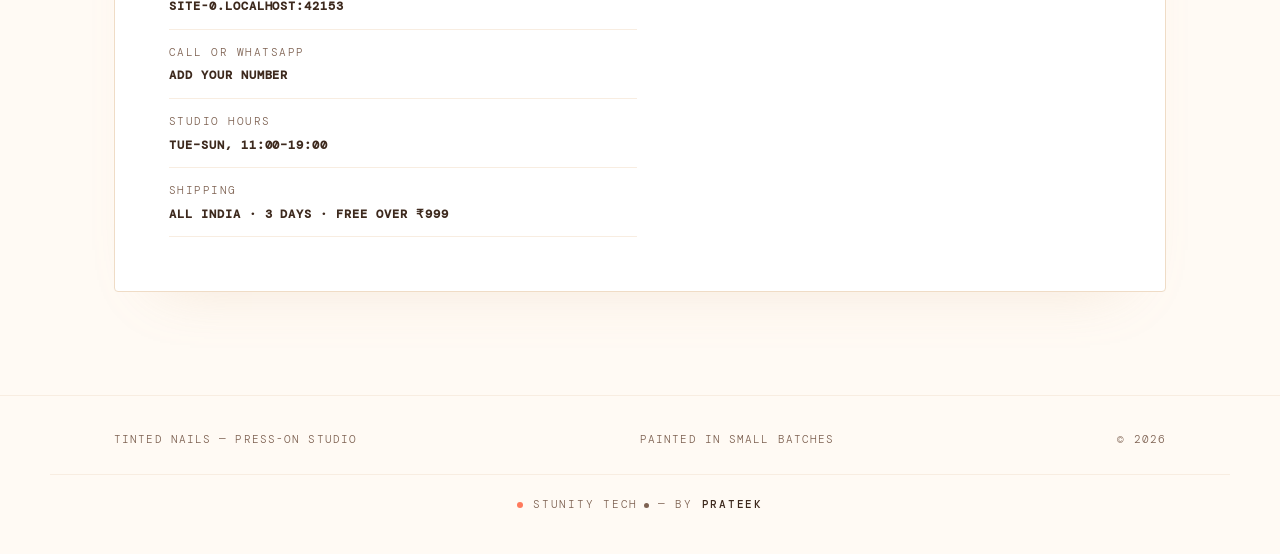
<file: order.html>
<!doctype html>
<html lang="en">
<head>
<meta charset="utf-8">
<meta name="viewport" content="width=device-width, initial-scale=1">
<title>Order — Tinted Nails</title>
<meta name="description" content="Build your set and send it straight to our WhatsApp, already written out. Turnaround from message to door.">
<meta name="theme-color" content="#FFFAF4">
<meta property="og:title" content="Order — Tinted Nails">
<meta property="og:description" content="Build your set and send it straight to our WhatsApp, already written out. Turnaround from message to door.">
<meta property="og:type" content="website">
<link rel="icon" href="data:image/svg+xml,<svg xmlns='http://www.w3.org/2000/svg' viewBox='0 0 100 100'><text y='.9em' font-size='90'>%F0%9F%92%85</text></svg>">
<link rel="preconnect" href="https://fonts.googleapis.com">
<link rel="preconnect" href="https://fonts.gstatic.com" crossorigin>
<link rel="stylesheet" href="https://fonts.googleapis.com/css2?family=Cormorant+Garamond:ital,wght@0,300;0,400;0,500;1,300;1,400&family=Jost:wght@200;300;400;500&family=DM+Mono:wght@300;400&display=swap">
<link rel="stylesheet" href="assets/style.css">
<script src="assets/theme.js"></script>
</head>
<body>
<svg width="0" height="0" aria-hidden="true" style="position:absolute">
  <defs>
    <symbol id="n-almond" viewBox="0 0 100 150">
      <path class="lacquer" d="M50 3c18 18 28 57 26 108 -1 22-12 36-26 36S25 133 24 111C22 60 32 21 50 3Z"/>
      <path class="edge" d="M24 111c1 22 12 36 26 36s25-14 26-36c0 0-14 9-26 9s-26-9-26-9Z"/>
      <ellipse class="gloss" cx="40" cy="52" rx="8" ry="30" transform="rotate(-6 40 52)"/>
      <ellipse class="gloss-2" cx="62" cy="80" rx="5" ry="34" transform="rotate(4 62 80)"/>
    </symbol>
    <symbol id="n-coffin" viewBox="0 0 100 150">
      <path class="lacquer" d="M27 9c14-5 32-5 46 0l9 108-13 30H31L18 117Z"/>
      <path class="edge" d="M18 117l13 30h38l13-30s-16 7-32 7-32-7-32-7Z"/>
      <ellipse class="gloss" cx="40" cy="55" rx="7" ry="32"/>
      <ellipse class="gloss-2" cx="62" cy="82" rx="5" ry="34"/>
    </symbol>
    <symbol id="n-stiletto" viewBox="0 0 100 150">
      <path class="lacquer" d="M50 2c13 30 29 71 30 111 1 21-14 34-30 34s-31-13-30-34C21 73 37 32 50 2Z"/>
      <path class="edge" d="M20 113c-1 21 14 34 30 34s31-13 30-34c0 0-15 8-30 8s-30-8-30-8Z"/>
      <ellipse class="gloss" cx="42" cy="58" rx="6" ry="32" transform="rotate(-5 42 58)"/>
      <ellipse class="gloss-2" cx="60" cy="88" rx="4" ry="30" transform="rotate(4 60 88)"/>
    </symbol>
    <symbol id="n-squoval" viewBox="0 0 100 150">
      <path class="lacquer" d="M24 15c15-7 37-7 52 0l3 108c0 16-11 24-29 24s-29-8-29-24Z"/>
      <path class="edge" d="M21 123c0 16 11 24 29 24s29-8 29-24c0 0-13 7-29 7s-29-7-29-7Z"/>
      <ellipse class="gloss" cx="40" cy="58" rx="8" ry="33"/>
      <ellipse class="gloss-2" cx="63" cy="84" rx="5" ry="35"/>
    </symbol>
    <symbol id="n-round" viewBox="0 0 100 150">
      <path class="lacquer" d="M26 31c7-17 41-17 48 0l4 89c0 18-13 27-28 27s-28-9-28-27Z"/>
      <path class="edge" d="M22 120c0 18 13 27 28 27s28-9 28-27c0 0-13 7-28 7s-28-7-28-7Z"/>
      <ellipse class="gloss" cx="40" cy="66" rx="8" ry="29"/>
      <ellipse class="gloss-2" cx="63" cy="90" rx="5" ry="30"/>
    </symbol>
  </defs>
</svg>

<header>
  <div class="wrap bar">
    <a class="mark" href="index.html"><span class="dot"></span><b>Tinted Nails</b><i>Press-on studio</i></a>
    <div class="themes" id="themeRow" role="group" aria-label="Colour theme"></div>
    <a class="btn small" href="order.html">Order a set</a>
    <nav class="tabs" aria-label="Sections">
      <a href="index.html">Home</a>
      <a href="shades.html">Shades</a>
      <a href="shop.html">Shop</a>
      <a href="gallery.html">Gallery</a>
      <a href="fit.html">Fit &amp; care</a>
      <a href="order.html" aria-current="page">Order</a>
    </nav>
  </div>
</header>

<main id="top">
  <section id="journey" class="band-mint">
    <div class="wrap">
      <div class="sec-head">
        <div>
          <p class="eyebrow">Turnaround</p>
          <h2>From your message to your door.</h2>
        </div>
        <p class="note">So nobody has to ask where their set has got to. Custom art is the long leg — every coat cures before the next one goes on.</p>
      </div>
      <div class="journey">
        <div class="leg">
          <span class="when">Same day</span>
          <h3>You message</h3>
          <p>Your order lands on WhatsApp with the shade, shape and length already written out.</p>
        </div>
        <div class="leg">
          <span class="when">1 day</span>
          <h3>Sizing confirmed</h3>
          <p>We size you from a photo of your hand, or post the fitting kit if you'd rather measure.</p>
        </div>
        <div class="leg">
          <span class="when">2–10 days</span>
          <h3>Painted</h3>
          <p>Signature sets in two. Custom art takes ten — hand-painted, cured coat by coat.</p>
        </div>
        <div class="leg">
          <span class="when">Next day</span>
          <h3>Posted</h3>
          <p>Tracked, boxed in the storage tray, with the glue and prep kit alongside.</p>
        </div>
        <div class="leg">
          <span class="when">2–4 days</span>
          <h3>At your door</h3>
          <p>Two days to the metros, three or four everywhere else in India.</p>
        </div>
      </div>
    </div>
  </section>

  <div class="wrap" style="padding-bottom:clamp(56px,8vw,104px)">
    <div class="order" id="order">
      <div>
        <p class="eyebrow">Ordering</p>
        <h2>Build your set. We'll take it from there.</h2>
        <p class="intro">Choose what you want below and send it straight to our WhatsApp — your order arrives already written out. We'll confirm sizing and the final price before you pay anything.</p>

        <form class="orderform" id="orderForm" autocomplete="on">
          <div class="field wide">
            <label for="fItem">What you'd like</label>
            <select id="fItem"></select>
          </div>
          <div class="field">
            <label for="fShade">Shade</label>
            <select id="fShade"></select>
          </div>
          <div class="field">
            <label for="fShape">Shape</label>
            <select id="fShape">
              <option>Almond</option><option>Coffin</option><option>Stiletto</option>
              <option>Squoval</option><option>Round</option>
            </select>
          </div>
          <div class="field">
            <label for="fLength">Length</label>
            <select id="fLength">
              <option>Short</option><option selected>Medium</option><option>Long</option>
            </select>
          </div>
          <div class="field">
            <label for="fQty">How many sets</label>
            <select id="fQty">
              <option>1</option><option>2</option><option>3</option><option>4</option><option>5+</option>
            </select>
          </div>
          <div class="field">
            <label for="fName">Your name</label>
            <input id="fName" type="text" placeholder="So we know who's asking" autocomplete="name">
          </div>
          <div class="field">
            <label for="fCity">Delivery city &amp; pincode</label>
            <input id="fCity" type="text" placeholder="City, 500001" autocomplete="postal-code">
          </div>
          <div class="field wide">
            <label for="fNote">Anything else</label>
            <textarea id="fNote" placeholder="A reference you've seen, a date you need them by, sizes you already know…"></textarea>
          </div>
        </form>

        <div class="contacts">
          <div class="printonly"><span>Order on WhatsApp</span><b id="cWa">—</b></div>
          <div class="printonly"><span>Website</span><b id="cSite">—</b></div>
          <div><span>Call or WhatsApp</span><b id="cPhone">Add your number</b></div>
          <div><span>Studio hours</span><b id="cHours">Tue–Sun, 11:00–19:00</b></div>
          <div><span>Shipping</span><b id="cShipping">All India · 3 days · free over ₹999</b></div>
        </div>
      </div>

      <aside class="slip" aria-live="polite">
        <div class="slip-head"><span>Your order</span><b id="slipRef">TN-0000</b></div>
        <div class="slip-rows">
          <div class="slip-row"><span>Item</span><b id="slipItem">Signature Set</b></div>
          <div class="slip-row"><span>Shade</span><b id="slipShade">Cherry Cordial</b></div>
          <div class="slip-row"><span>Shape</span><b id="slipShape">Almond · medium</b></div>
          <div class="slip-row"><span>Sets</span><b id="slipQty">1</b></div>
          <div class="slip-row"><span>Deliver to</span><b id="slipTo">—</b></div>
        </div>
        <div class="slip-total"><span id="slipTotalLabel">Estimated</span><b id="slipTotal">₹649</b></div>
        <p class="slip-warn" id="slipWarn" hidden>WhatsApp number not set yet — see EDITING.md</p>
        <div class="cta">
          <a class="btn" id="waSend" href="#">Send order on WhatsApp</a>
          <button class="btn ghost" type="button" id="copyOrder">Copy the details instead</button>
        </div>
        <p class="slip-note">Nothing is stored on this site — the button just opens WhatsApp with your order written out, and you press send. Attach a photo of your hand flat on a table in the chat and we'll size you from it.</p>
      </aside>
    </div>
  </div>
</main>

<footer>
  <div class="wrap foot">
    <span>Tinted Nails — press-on studio</span>
    <span>Painted in small batches</span>
    <span>© 2026</span>
  </div>
  <div class="wrap credit">
    <span class="cdot"></span><span><span class="sc-wrap"><a class="sc-link" href="https://stunity-tech.hedaprateek.workers.dev" target="_blank" rel="noopener">Stunity Tech</a><span class="sc-card" role="note"><b>Stunity Tech</b><i>Small tools, built one at a time.</i><span class="sc-acts"><a href="https://stunity-tech.hedaprateek.workers.dev" target="_blank" rel="noopener">Site &#8599;</a><a href="mailto:prateekheda@yahoo.com">Email</a><a href="https://wa.me/919021306979" target="_blank" rel="noopener">WhatsApp</a></span></span></span> — by <b>Prateek</b></span>
  </div>
</footer>
<script src="assets/app.js"></script>
</body>
</html>
</file>
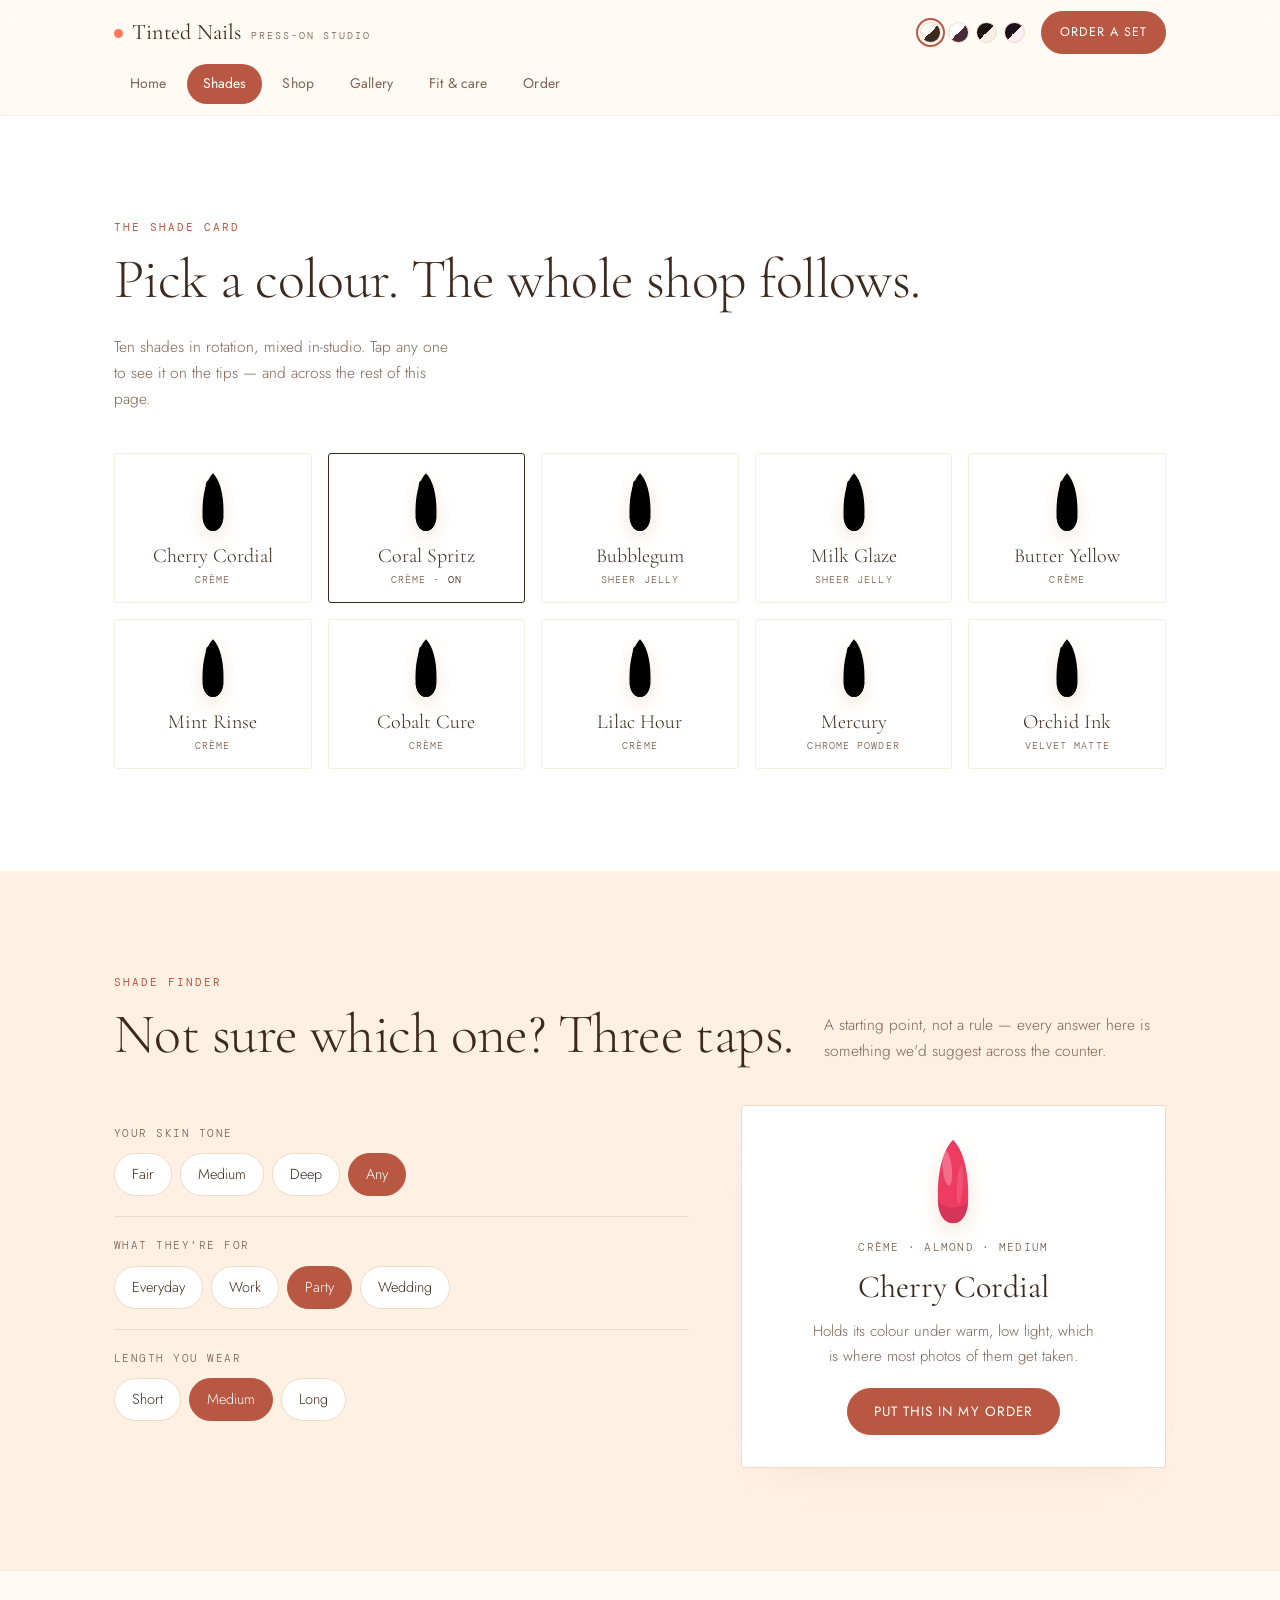
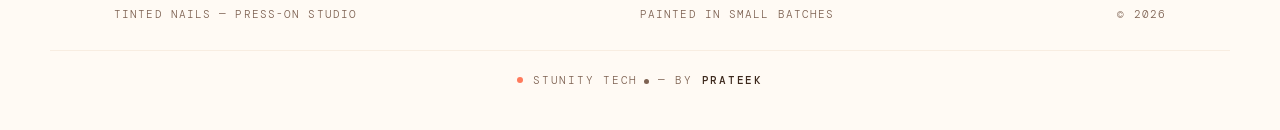
<file: shades.html>
<!doctype html>
<html lang="en">
<head>
<meta charset="utf-8">
<meta name="viewport" content="width=device-width, initial-scale=1">
<title>Shades — Tinted Nails</title>
<meta name="description" content="Ten shades mixed in the studio, and a shade finder that narrows them to one in three taps.">
<meta name="theme-color" content="#FFFAF4">
<meta property="og:title" content="Shades — Tinted Nails">
<meta property="og:description" content="Ten shades mixed in the studio, and a shade finder that narrows them to one in three taps.">
<meta property="og:type" content="website">
<link rel="icon" href="data:image/svg+xml,<svg xmlns='http://www.w3.org/2000/svg' viewBox='0 0 100 100'><text y='.9em' font-size='90'>%F0%9F%92%85</text></svg>">
<link rel="preconnect" href="https://fonts.googleapis.com">
<link rel="preconnect" href="https://fonts.gstatic.com" crossorigin>
<link rel="stylesheet" href="https://fonts.googleapis.com/css2?family=Cormorant+Garamond:ital,wght@0,300;0,400;0,500;1,300;1,400&family=Jost:wght@200;300;400;500&family=DM+Mono:wght@300;400&display=swap">
<link rel="stylesheet" href="assets/style.css">
<script src="assets/theme.js"></script>
</head>
<body>
<svg width="0" height="0" aria-hidden="true" style="position:absolute">
  <defs>
    <symbol id="n-almond" viewBox="0 0 100 150">
      <path class="lacquer" d="M50 3c18 18 28 57 26 108 -1 22-12 36-26 36S25 133 24 111C22 60 32 21 50 3Z"/>
      <path class="edge" d="M24 111c1 22 12 36 26 36s25-14 26-36c0 0-14 9-26 9s-26-9-26-9Z"/>
      <ellipse class="gloss" cx="40" cy="52" rx="8" ry="30" transform="rotate(-6 40 52)"/>
      <ellipse class="gloss-2" cx="62" cy="80" rx="5" ry="34" transform="rotate(4 62 80)"/>
    </symbol>
    <symbol id="n-coffin" viewBox="0 0 100 150">
      <path class="lacquer" d="M27 9c14-5 32-5 46 0l9 108-13 30H31L18 117Z"/>
      <path class="edge" d="M18 117l13 30h38l13-30s-16 7-32 7-32-7-32-7Z"/>
      <ellipse class="gloss" cx="40" cy="55" rx="7" ry="32"/>
      <ellipse class="gloss-2" cx="62" cy="82" rx="5" ry="34"/>
    </symbol>
    <symbol id="n-stiletto" viewBox="0 0 100 150">
      <path class="lacquer" d="M50 2c13 30 29 71 30 111 1 21-14 34-30 34s-31-13-30-34C21 73 37 32 50 2Z"/>
      <path class="edge" d="M20 113c-1 21 14 34 30 34s31-13 30-34c0 0-15 8-30 8s-30-8-30-8Z"/>
      <ellipse class="gloss" cx="42" cy="58" rx="6" ry="32" transform="rotate(-5 42 58)"/>
      <ellipse class="gloss-2" cx="60" cy="88" rx="4" ry="30" transform="rotate(4 60 88)"/>
    </symbol>
    <symbol id="n-squoval" viewBox="0 0 100 150">
      <path class="lacquer" d="M24 15c15-7 37-7 52 0l3 108c0 16-11 24-29 24s-29-8-29-24Z"/>
      <path class="edge" d="M21 123c0 16 11 24 29 24s29-8 29-24c0 0-13 7-29 7s-29-7-29-7Z"/>
      <ellipse class="gloss" cx="40" cy="58" rx="8" ry="33"/>
      <ellipse class="gloss-2" cx="63" cy="84" rx="5" ry="35"/>
    </symbol>
    <symbol id="n-round" viewBox="0 0 100 150">
      <path class="lacquer" d="M26 31c7-17 41-17 48 0l4 89c0 18-13 27-28 27s-28-9-28-27Z"/>
      <path class="edge" d="M22 120c0 18 13 27 28 27s28-9 28-27c0 0-13 7-28 7s-28-7-28-7Z"/>
      <ellipse class="gloss" cx="40" cy="66" rx="8" ry="29"/>
      <ellipse class="gloss-2" cx="63" cy="90" rx="5" ry="30"/>
    </symbol>
  </defs>
</svg>

<header>
  <div class="wrap bar">
    <a class="mark" href="index.html"><span class="dot"></span><b>Tinted Nails</b><i>Press-on studio</i></a>
    <div class="themes" id="themeRow" role="group" aria-label="Colour theme"></div>
    <a class="btn small" href="order.html">Order a set</a>
    <nav class="tabs" aria-label="Sections">
      <a href="index.html">Home</a>
      <a href="shades.html" aria-current="page">Shades</a>
      <a href="shop.html">Shop</a>
      <a href="gallery.html">Gallery</a>
      <a href="fit.html">Fit &amp; care</a>
      <a href="order.html">Order</a>
    </nav>
  </div>
</header>

<main id="top">
  <section id="shades" class="band-white">
    <div class="wrap">
      <div class="sec-head">
        <div>
          <p class="eyebrow">The shade card</p>
          <h2>Pick a colour. The whole shop follows.</h2>
        </div>
        <p class="note">Ten shades in rotation, mixed in-studio. Tap any one to see it on the tips — and across the rest of this page.</p>
      </div>
      <div class="shades" id="shadeGrid"></div>
    </div>
  </section>

  <section id="finder" class="band-blush">
    <div class="wrap">
      <div class="sec-head">
        <div>
          <p class="eyebrow">Shade finder</p>
          <h2>Not sure which one? Three taps.</h2>
        </div>
        <p class="note">A starting point, not a rule — every answer here is something we'd suggest across the counter.</p>
      </div>
      <div class="finder">
        <div>
          <div class="qgroup">
            <span>Your skin tone</span>
            <div class="chips" id="qTone" role="group" aria-label="Skin tone"></div>
          </div>
          <div class="qgroup">
            <span>What they're for</span>
            <div class="chips" id="qOcc" role="group" aria-label="Occasion"></div>
          </div>
          <div class="qgroup">
            <span>Length you wear</span>
            <div class="chips" id="qLen" role="group" aria-label="Length"></div>
          </div>
        </div>
        <div class="finder-out" aria-live="polite">
          <div class="fnail" id="fNail" aria-hidden="true"></div>
          <p class="fmeta" id="fMeta">Crème · 2 coats</p>
          <h3 id="fName">Cherry Cordial</h3>
          <p class="why" id="fWhy">A true red sits well on any skin tone and holds its colour under warm indoor light.</p>
          <button class="btn" type="button" id="fUse">Put this in my order</button>
        </div>
      </div>
    </div>
  </section>
</main>

<footer>
  <div class="wrap foot">
    <span>Tinted Nails — press-on studio</span>
    <span>Painted in small batches</span>
    <span>© 2026</span>
  </div>
  <div class="wrap credit">
    <span class="cdot"></span><span><span class="sc-wrap"><a class="sc-link" href="https://stunity-tech.hedaprateek.workers.dev" target="_blank" rel="noopener">Stunity Tech</a><span class="sc-card" role="note"><b>Stunity Tech</b><i>Small tools, built one at a time.</i><span class="sc-acts"><a href="https://stunity-tech.hedaprateek.workers.dev" target="_blank" rel="noopener">Site &#8599;</a><a href="mailto:prateekheda@yahoo.com">Email</a><a href="https://wa.me/919021306979" target="_blank" rel="noopener">WhatsApp</a></span></span></span> — by <b>Prateek</b></span>
  </div>
</footer>
<script src="assets/app.js"></script>
</body>
</html>
</file>
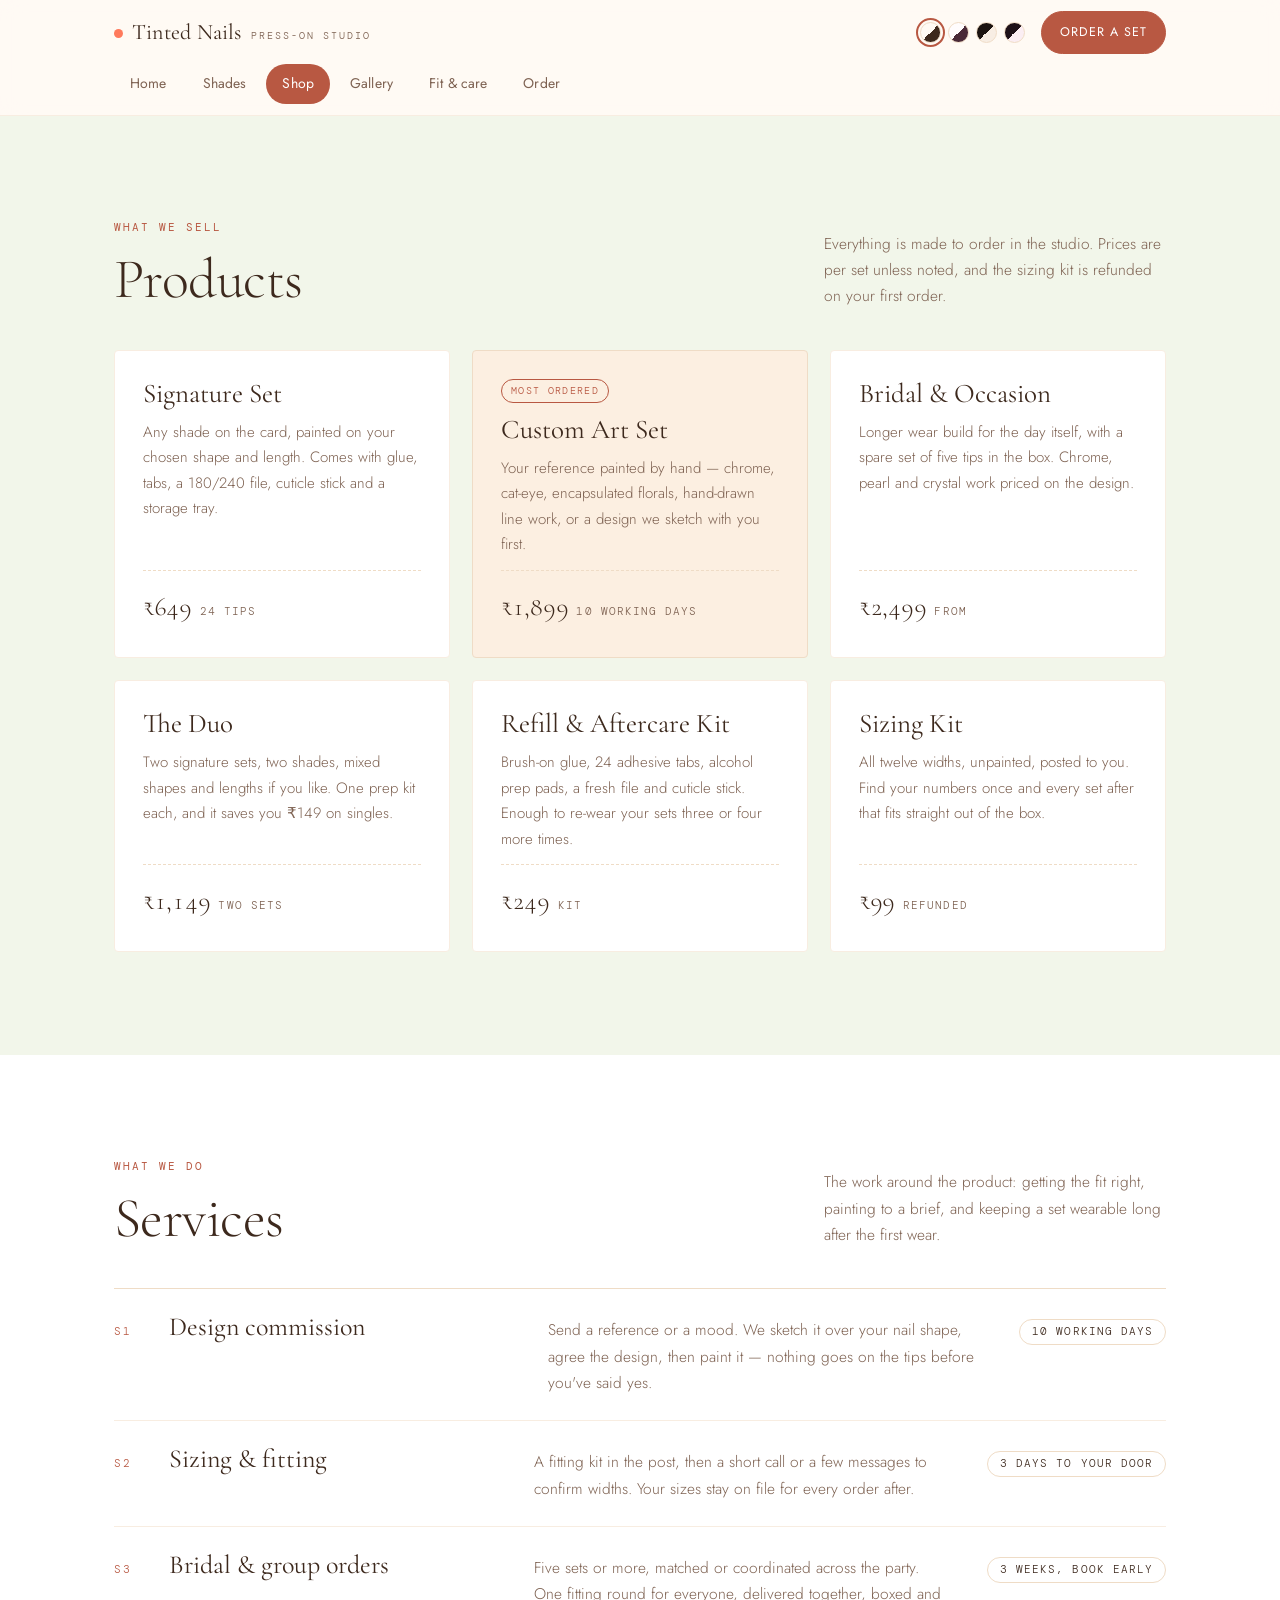
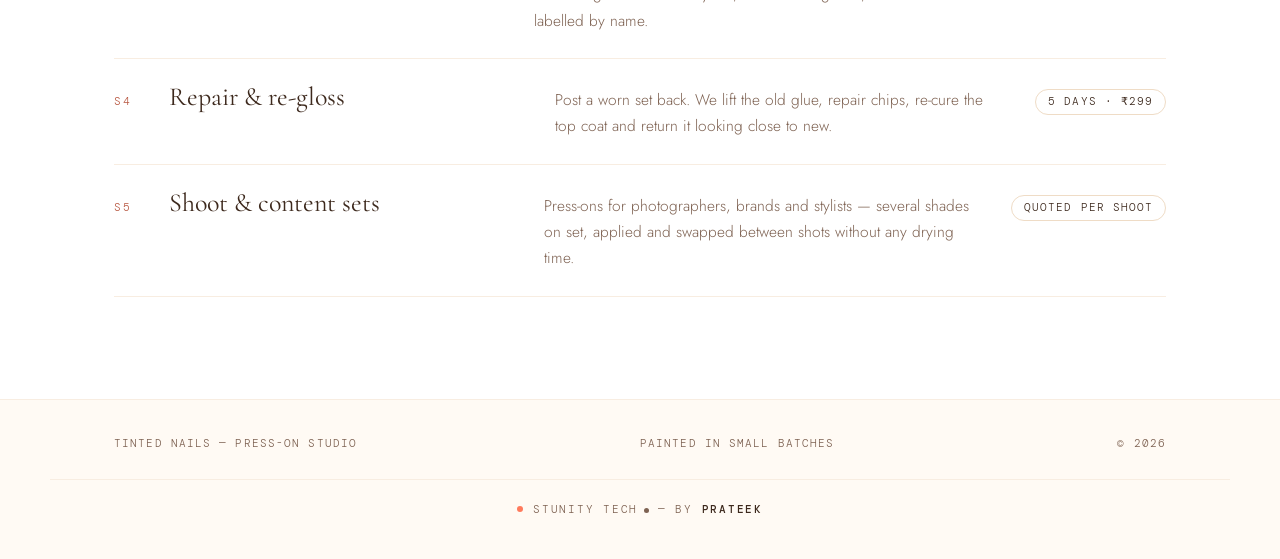
<file: shop.html>
<!doctype html>
<html lang="en">
<head>
<meta charset="utf-8">
<meta name="viewport" content="width=device-width, initial-scale=1">
<title>Shop — Tinted Nails</title>
<meta name="description" content="Press-on sets, custom art, bridal work, refill kits and sizing kits — with what each one costs.">
<meta name="theme-color" content="#FFFAF4">
<meta property="og:title" content="Shop — Tinted Nails">
<meta property="og:description" content="Press-on sets, custom art, bridal work, refill kits and sizing kits — with what each one costs.">
<meta property="og:type" content="website">
<link rel="icon" href="data:image/svg+xml,<svg xmlns='http://www.w3.org/2000/svg' viewBox='0 0 100 100'><text y='.9em' font-size='90'>%F0%9F%92%85</text></svg>">
<link rel="preconnect" href="https://fonts.googleapis.com">
<link rel="preconnect" href="https://fonts.gstatic.com" crossorigin>
<link rel="stylesheet" href="https://fonts.googleapis.com/css2?family=Cormorant+Garamond:ital,wght@0,300;0,400;0,500;1,300;1,400&family=Jost:wght@200;300;400;500&family=DM+Mono:wght@300;400&display=swap">
<link rel="stylesheet" href="assets/style.css">
<script src="assets/theme.js"></script>
</head>
<body>
<svg width="0" height="0" aria-hidden="true" style="position:absolute">
  <defs>
    <symbol id="n-almond" viewBox="0 0 100 150">
      <path class="lacquer" d="M50 3c18 18 28 57 26 108 -1 22-12 36-26 36S25 133 24 111C22 60 32 21 50 3Z"/>
      <path class="edge" d="M24 111c1 22 12 36 26 36s25-14 26-36c0 0-14 9-26 9s-26-9-26-9Z"/>
      <ellipse class="gloss" cx="40" cy="52" rx="8" ry="30" transform="rotate(-6 40 52)"/>
      <ellipse class="gloss-2" cx="62" cy="80" rx="5" ry="34" transform="rotate(4 62 80)"/>
    </symbol>
    <symbol id="n-coffin" viewBox="0 0 100 150">
      <path class="lacquer" d="M27 9c14-5 32-5 46 0l9 108-13 30H31L18 117Z"/>
      <path class="edge" d="M18 117l13 30h38l13-30s-16 7-32 7-32-7-32-7Z"/>
      <ellipse class="gloss" cx="40" cy="55" rx="7" ry="32"/>
      <ellipse class="gloss-2" cx="62" cy="82" rx="5" ry="34"/>
    </symbol>
    <symbol id="n-stiletto" viewBox="0 0 100 150">
      <path class="lacquer" d="M50 2c13 30 29 71 30 111 1 21-14 34-30 34s-31-13-30-34C21 73 37 32 50 2Z"/>
      <path class="edge" d="M20 113c-1 21 14 34 30 34s31-13 30-34c0 0-15 8-30 8s-30-8-30-8Z"/>
      <ellipse class="gloss" cx="42" cy="58" rx="6" ry="32" transform="rotate(-5 42 58)"/>
      <ellipse class="gloss-2" cx="60" cy="88" rx="4" ry="30" transform="rotate(4 60 88)"/>
    </symbol>
    <symbol id="n-squoval" viewBox="0 0 100 150">
      <path class="lacquer" d="M24 15c15-7 37-7 52 0l3 108c0 16-11 24-29 24s-29-8-29-24Z"/>
      <path class="edge" d="M21 123c0 16 11 24 29 24s29-8 29-24c0 0-13 7-29 7s-29-7-29-7Z"/>
      <ellipse class="gloss" cx="40" cy="58" rx="8" ry="33"/>
      <ellipse class="gloss-2" cx="63" cy="84" rx="5" ry="35"/>
    </symbol>
    <symbol id="n-round" viewBox="0 0 100 150">
      <path class="lacquer" d="M26 31c7-17 41-17 48 0l4 89c0 18-13 27-28 27s-28-9-28-27Z"/>
      <path class="edge" d="M22 120c0 18 13 27 28 27s28-9 28-27c0 0-13 7-28 7s-28-7-28-7Z"/>
      <ellipse class="gloss" cx="40" cy="66" rx="8" ry="29"/>
      <ellipse class="gloss-2" cx="63" cy="90" rx="5" ry="30"/>
    </symbol>
  </defs>
</svg>

<header>
  <div class="wrap bar">
    <a class="mark" href="index.html"><span class="dot"></span><b>Tinted Nails</b><i>Press-on studio</i></a>
    <div class="themes" id="themeRow" role="group" aria-label="Colour theme"></div>
    <a class="btn small" href="order.html">Order a set</a>
    <nav class="tabs" aria-label="Sections">
      <a href="index.html">Home</a>
      <a href="shades.html">Shades</a>
      <a href="shop.html" aria-current="page">Shop</a>
      <a href="gallery.html">Gallery</a>
      <a href="fit.html">Fit &amp; care</a>
      <a href="order.html">Order</a>
    </nav>
  </div>
</header>

<main id="top">
  <section id="products" class="band-mint">
    <div class="wrap">
      <div class="sec-head">
        <div>
          <p class="eyebrow">What we sell</p>
          <h2>Products</h2>
        </div>
        <p class="note">Everything is made to order in the studio. Prices are per set unless noted, and the sizing kit is refunded on your first order.</p>
      </div>
      <!-- Filled from the ITEMS catalogue in assets/app.js. Shop and the order
           form both read that one list, so they can never disagree on a price.
           Edit the products there, not here. -->
      <div class="products" id="productGrid"></div>
    </div>
  </section>

  <section id="services" class="band-white">
    <div class="wrap">
      <div class="sec-head">
        <div>
          <p class="eyebrow">What we do</p>
          <h2>Services</h2>
        </div>
        <p class="note">The work around the product: getting the fit right, painting to a brief, and keeping a set wearable long after the first wear.</p>
      </div>
      <div class="services">
        <div class="service">
          <span class="s-no">S1</span>
          <h3>Design commission</h3>
          <p class="s-desc">Send a reference or a mood. We sketch it over your nail shape, agree the design, then paint it — nothing goes on the tips before you've said yes.</p>
          <span class="s-turn">10 working days</span>
        </div>
        <div class="service">
          <span class="s-no">S2</span>
          <h3>Sizing &amp; fitting</h3>
          <p class="s-desc">A fitting kit in the post, then a short call or a few messages to confirm widths. Your sizes stay on file for every order after.</p>
          <span class="s-turn">3 days to your door</span>
        </div>
        <div class="service">
          <span class="s-no">S3</span>
          <h3>Bridal &amp; group orders</h3>
          <p class="s-desc">Five sets or more, matched or coordinated across the party. One fitting round for everyone, delivered together, boxed and labelled by name.</p>
          <span class="s-turn">3 weeks, book early</span>
        </div>
        <div class="service">
          <span class="s-no">S4</span>
          <h3>Repair &amp; re-gloss</h3>
          <p class="s-desc">Post a worn set back. We lift the old glue, repair chips, re-cure the top coat and return it looking close to new.</p>
          <span class="s-turn">5 days · ₹299</span>
        </div>
        <div class="service">
          <span class="s-no">S5</span>
          <h3>Shoot &amp; content sets</h3>
          <p class="s-desc">Press-ons for photographers, brands and stylists — several shades on set, applied and swapped between shots without any drying time.</p>
          <span class="s-turn">Quoted per shoot</span>
        </div>
      </div>
    </div>
  </section>
</main>

<footer>
  <div class="wrap foot">
    <span>Tinted Nails — press-on studio</span>
    <span>Painted in small batches</span>
    <span>© 2026</span>
  </div>
  <div class="wrap credit">
    <span class="cdot"></span><span><span class="sc-wrap"><a class="sc-link" href="https://stunity-tech.hedaprateek.workers.dev" target="_blank" rel="noopener">Stunity Tech</a><span class="sc-card" role="note"><b>Stunity Tech</b><i>Small tools, built one at a time.</i><span class="sc-acts"><a href="https://stunity-tech.hedaprateek.workers.dev" target="_blank" rel="noopener">Site &#8599;</a><a href="mailto:prateekheda@yahoo.com">Email</a><a href="https://wa.me/919021306979" target="_blank" rel="noopener">WhatsApp</a></span></span></span> — by <b>Prateek</b></span>
  </div>
</footer>
<script src="assets/app.js"></script>
</body>
</html>
</file>
<file: assets/style.css>
/* ─────────── tokens ─────────── */
:root{
  --ground:#FFFCFD;
  --surface:#FFFFFF;
  --surface-2:#FFF3F7;
  --ink:#4A2A38;
  --muted:#8E7080;
  --line:#F6E4EA;
  --line-soft:#FBF1F4;
  --shadow:214 156 176;
  --shadow-a:.26;

  /* section washes — the page changes colour as you scroll */
  --t-blush:#FFF1F5;
  --t-mint:#EEFAF4;
  --t-butter:#FFF9E8;
  --t-lilac:#F5F1FF;
  --t-sky:#EEF6FF;
  --t-peach:#FFF3EC;

  /* --shade is the raw lacquer colour; the two below are contrast-safe
     versions of it, worked out in the script and swapped per theme */
  --shade:#EE3B62;
  --shade-on-light:#B3113A;
  --shade-on-dark:#FF93AF;
  --good:#2E8B6B;
  --bad:#C4485F;
  --shade-text:var(--shade-on-light);
  --btn-bg:var(--shade-on-light);
  --btn-fg:#FFFFFF;

  --display:'Cormorant Garamond',"Cormorant","Times New Roman",serif;
  --body:'Jost',"Futura","Century Gothic",system-ui,sans-serif;
  --mono:'DM Mono',ui-monospace,"SFMono-Regular",monospace;

  --pad:clamp(20px,5vw,64px);
  --maxw:1180px;
}
@media (prefers-color-scheme: dark){
  :root:not([data-theme="light"]){
    --ground:#1E1119;
    --surface:#291721;
    --surface-2:#36202C;
    --ink:#FBEEF3;
    --muted:#C7ACB9;
    --line:#482E3C;
    --line-soft:#38222E;
    --shadow:0 0 0;
    --shadow-a:.5;
    --t-blush:#2A1620;
    --t-mint:#14241F;
    --t-butter:#2A2214;
    --t-lilac:#1F172A;
    --t-sky:#141E2A;
    --t-peach:#2A1D16;
    --good:#6FD9AE;
    --bad:#FF8FA0;
    --shade-text:var(--shade-on-dark);
    --btn-bg:var(--shade-on-dark);
    --btn-fg:#25131C;
  }
}
:root[data-theme="dark"]{
  --ground:#1E1119;
  --surface:#291721;
  --surface-2:#36202C;
  --ink:#FBEEF3;
  --muted:#C7ACB9;
  --line:#482E3C;
  --line-soft:#38222E;
  --shadow:0 0 0;
  --shadow-a:.5;
  --t-blush:#2A1620;
  --t-mint:#14241F;
  --t-butter:#2A2214;
  --t-lilac:#1F172A;
  --t-sky:#141E2A;
  --t-peach:#2A1D16;
  --good:#6FD9AE;
  --bad:#FF8FA0;
  --shade-text:var(--shade-on-dark);
  --btn-bg:var(--shade-on-dark);
  --btn-fg:#25131C;
}

*{box-sizing:border-box}
body{
  margin:0;
  background:var(--ground);
  color:var(--ink);
  font-family:var(--body);
  font-weight:300;
  font-size:17px;
  line-height:1.7;
  -webkit-font-smoothing:antialiased;
}
h1,h2,h3{font-family:var(--display);font-weight:300;margin:0;text-wrap:balance;line-height:1.08}
h3{font-weight:400}
p{margin:0}
a{color:inherit}
:focus-visible{outline:2px solid var(--shade-text);outline-offset:3px;border-radius:2px}
.wrap{max-width:var(--maxw);margin:0 auto;padding-inline:var(--pad)}

.eyebrow{
  font-family:var(--mono);font-size:11px;font-weight:400;letter-spacing:.18em;
  text-transform:uppercase;color:var(--shade-text);margin:0;
  transition:color .5s ease;
}
.rule{height:1px;background:var(--line-soft);border:0;margin:0}
.sec-head{display:flex;justify-content:space-between;align-items:flex-end;gap:24px;flex-wrap:wrap;margin-bottom:40px}
.sec-head h2{font-size:clamp(34px,5vw,56px);letter-spacing:-.01em;margin-top:12px}
.sec-head .note{max-width:38ch;color:var(--muted);font-size:15.5px}
section{padding:clamp(56px,8vw,104px) 0}

/* section washes */
.band-blush{background:var(--t-blush)}
.band-mint{background:var(--t-mint)}
.band-butter{background:var(--t-butter)}
.band-lilac{background:var(--t-lilac)}
.band-sky{background:var(--t-sky)}
.band-peach{background:var(--t-peach)}
.band-white{background:var(--surface)}

/* ─────────── nail drawing ─────────── */
.nail{display:block;color:var(--shade);transition:color .5s ease}
.nail path.lacquer{fill:currentColor}
.nail .gloss{fill:#fff;opacity:.30}
.nail .gloss-2{fill:#fff;opacity:.13}
.nail .edge{fill:#000;opacity:.10}

/* ─────────── header ─────────── */
header{
  position:sticky;top:0;z-index:20;
  background:color-mix(in srgb,var(--ground) 86%,transparent);
  backdrop-filter:blur(12px);
  border-bottom:1px solid var(--line-soft);
}
.bar{display:flex;align-items:center;gap:24px;height:64px}
.mark{display:flex;align-items:baseline;gap:9px;text-decoration:none;margin-right:auto}
.mark .dot{width:9px;height:9px;border-radius:50%;background:var(--shade);transition:background .5s ease;transform:translateY(-1px)}
.mark b{font-family:var(--display);font-weight:400;font-size:22px;letter-spacing:.01em}
.mark i{font-style:normal;font-family:var(--mono);font-size:10px;letter-spacing:.2em;color:var(--muted);text-transform:uppercase}
/* the bar is two rows: identity + controls, then the page links */
.bar{height:auto;flex-wrap:wrap;padding-block:11px;gap:10px 16px}
@media(max-width:420px){.mark i{display:none}}

/* real links to real pages — .tabs is kept as the class name because that is
   what they look like, but each one is a document of its own */
.tabs{
  order:3;width:100%;display:flex;gap:4px;
  overflow-x:auto;scrollbar-width:none;-webkit-overflow-scrolling:touch;
}
.tabs::-webkit-scrollbar{display:none}
.tabs a{
  font:inherit;font-size:14px;font-weight:400;letter-spacing:.01em;white-space:nowrap;
  color:var(--muted);text-decoration:none;padding:8px 16px;border-radius:999px;
  transition:color .2s,background .25s;
}
.tabs a:hover{color:var(--ink);background:color-mix(in srgb,var(--btn-bg) 12%,transparent)}
.tabs a[aria-current="page"]{color:var(--btn-fg);background:var(--btn-bg)}
@media(max-width:520px){.tabs a{font-size:13.5px;padding:7px 13px}}

.themes{display:flex;gap:7px;align-items:center}
.themes button{
  width:21px;height:21px;border-radius:50%;padding:0;cursor:pointer;
  border:1px solid var(--line);transition:transform .2s;
}
.themes button:hover{transform:scale(1.12)}
.themes button[aria-pressed="true"]{outline:2px solid var(--shade-text);outline-offset:2px}
/* --headh is measured in the script, so an anchor never lands under the bar
   however tall it has wrapped to */
html{scroll-behavior:smooth;scroll-padding-top:calc(var(--headh,104px) + 18px)}
@media (prefers-reduced-motion: reduce){html{scroll-behavior:auto}}

/* ─────────── buttons ─────────── */
.btn{
  display:inline-flex;align-items:center;gap:10px;
  font-family:var(--body);font-size:13.5px;font-weight:400;letter-spacing:.08em;text-transform:uppercase;
  padding:13px 26px;border-radius:999px;text-decoration:none;cursor:pointer;
  background:var(--btn-bg);color:var(--btn-fg);border:1px solid var(--btn-bg);
  transition:background .5s ease,border-color .5s ease,color .5s ease,transform .15s ease,box-shadow .25s ease;
}
.btn:hover{transform:translateY(-2px);box-shadow:0 14px 24px -14px color-mix(in srgb,var(--btn-bg) 65%,transparent)}
.btn.ghost{background:transparent;color:var(--ink);border-color:var(--line)}
.btn.ghost:hover{border-color:var(--shade-text);box-shadow:none}
.btn.small{padding:10px 18px;font-size:12.5px}

/* ─────────── hero ─────────── */
.hero{position:relative;padding:clamp(40px,6.5vw,84px) 0 clamp(38px,5.5vw,68px)}
.hero::before{
  content:"";position:absolute;inset:-40px 0 0;pointer-events:none;z-index:-1;
  background:
    radial-gradient(58% 62% at 78% 22%, color-mix(in srgb,var(--shade) 22%,transparent), transparent 70%),
    radial-gradient(46% 52% at 8% 78%, color-mix(in srgb,var(--shade) 12%,transparent), transparent 72%);
  transition:background .6s ease;
}
.hero-grid{display:grid;grid-template-columns:1.05fr .95fr;gap:clamp(28px,5vw,64px);align-items:center}
@media(max-width:900px){.hero-grid{grid-template-columns:1fr;gap:36px}}
.hero h1{font-size:clamp(48px,7.8vw,98px);letter-spacing:-.02em;margin:18px 0 0}
.hero h1 em{font-style:italic;color:var(--shade);transition:color .5s ease}
.hero .lede{margin-top:20px;max-width:44ch;color:var(--muted);font-size:18px}
.hero .cta{display:flex;flex-wrap:wrap;gap:12px;margin-top:30px}
.specstrip{
  display:flex;flex-wrap:wrap;gap:10px 26px;margin-top:34px;padding-top:18px;
  border-top:1px solid var(--line);
  font-family:var(--mono);font-size:11.5px;letter-spacing:.09em;text-transform:uppercase;color:var(--muted);
}
.specstrip span{display:flex;align-items:center;gap:8px}
.specstrip span::before{content:"";width:5px;height:5px;border-radius:50%;background:var(--shade);transition:background .5s ease}

.tray{
  position:relative;background:var(--surface);
  border:1px solid var(--line-soft);border-radius:4px;
  padding:clamp(22px,3vw,34px) clamp(18px,3vw,30px) 22px;
  box-shadow:0 34px 60px -38px rgb(var(--shadow) / var(--shadow-a));
}
.tray-head{display:flex;justify-content:space-between;align-items:baseline;gap:16px;margin-bottom:clamp(18px,3vw,30px)}
.tray-head .name{font-family:var(--display);font-size:27px}
.fan{display:flex;align-items:flex-end;justify-content:center;gap:clamp(6px,1.4vw,14px)}
.fan .chip{
  filter:drop-shadow(0 10px 14px rgb(var(--shadow) / var(--shadow-a)));
  animation:settle .9s cubic-bezier(.22,1,.36,1) backwards;
}
.fan .chip:nth-child(1){width:15%;transform:rotate(-9deg);animation-delay:.02s}
.fan .chip:nth-child(2){width:16.5%;transform:rotate(-4deg);animation-delay:.08s}
.fan .chip:nth-child(3){width:18%;animation-delay:.14s}
.fan .chip:nth-child(4){width:16.5%;transform:rotate(4deg);animation-delay:.2s}
.fan .chip:nth-child(5){width:13.5%;transform:rotate(9deg);animation-delay:.26s}
@keyframes settle{from{transform:translateY(14px) rotate(0deg)}}
.tray-foot{
  display:flex;justify-content:space-between;gap:14px;margin-top:clamp(20px,3vw,30px);
  padding-top:14px;border-top:1px dashed var(--line);
  font-family:var(--mono);font-size:11px;letter-spacing:.11em;text-transform:uppercase;color:var(--muted);
}

/* ─────────── shade card ─────────── */
.shades{display:grid;grid-template-columns:repeat(5,1fr);gap:clamp(10px,1.4vw,16px)}
@media(max-width:940px){.shades{grid-template-columns:repeat(3,1fr)}}
@media(max-width:520px){.shades{grid-template-columns:repeat(2,1fr)}}
.swatch{
  appearance:none;-webkit-appearance:none;
  background:var(--surface);border:1px solid var(--line-soft);border-radius:3px;
  padding:18px 12px 14px;cursor:pointer;text-align:center;font:inherit;color:inherit;
  display:flex;flex-direction:column;align-items:center;gap:12px;
  transition:border-color .25s,transform .25s,box-shadow .25s;
}
.swatch:hover{transform:translateY(-4px);box-shadow:0 22px 34px -24px rgb(var(--shadow) / var(--shadow-a))}
.swatch[aria-pressed="true"]{border-color:var(--ink)}
.swatch .pip{width:40px;filter:drop-shadow(0 6px 8px rgb(var(--shadow) / var(--shadow-a)))}
.swatch .sname{font-family:var(--display);font-size:20px;line-height:1.2;display:block}
.swatch .sfin{font-family:var(--mono);font-size:10px;letter-spacing:.11em;text-transform:uppercase;color:var(--muted);display:block;margin-top:3px}
.swatch[aria-pressed="true"] .sfin::after{content:" · on";color:var(--ink)}

/* ─────────── products ─────────── */
.products{display:grid;grid-template-columns:repeat(3,1fr);gap:clamp(14px,2vw,22px)}
@media(max-width:900px){.products{grid-template-columns:repeat(2,1fr)}}
@media(max-width:600px){.products{grid-template-columns:1fr}}
.product{
  display:flex;flex-direction:column;gap:12px;
  background:var(--surface);border:1px solid var(--line-soft);border-radius:4px;
  padding:clamp(22px,2.6vw,28px);
  transition:border-color .25s,transform .25s,box-shadow .25s;
}
.product:hover{transform:translateY(-3px);box-shadow:0 26px 40px -30px rgb(var(--shadow) / var(--shadow-a))}
.product.feature{background:var(--surface-2);border-color:var(--line)}
.product .tag{
  align-self:flex-start;font-family:var(--mono);font-size:9.5px;letter-spacing:.14em;text-transform:uppercase;
  border:1px solid var(--shade-text);color:var(--shade-text);border-radius:999px;padding:3px 9px;
  transition:color .5s ease,border-color .5s ease;
}
.product h3{font-size:27px}
.product .desc{color:var(--muted);font-size:15px}
.product .price{
  margin-top:auto;padding-top:14px;border-top:1px dashed var(--line);
  font-family:var(--display);font-size:26px;letter-spacing:-.01em;font-variant-numeric:tabular-nums;
}
.product .price small{font-family:var(--mono);font-size:10.5px;letter-spacing:.1em;text-transform:uppercase;color:var(--muted);margin-left:8px}

/* ─────────── services ─────────── */
.services{display:grid;gap:0;border-top:1px solid var(--line)}
.service{
  display:grid;grid-template-columns:auto 1.1fr 1.4fr auto;gap:clamp(14px,3vw,40px);
  align-items:baseline;padding:24px 0;border-bottom:1px solid var(--line-soft);
}
@media(max-width:820px){
  .service{grid-template-columns:auto 1fr;gap:6px 16px}
  .service .s-desc{grid-column:2}
  .service .s-turn{grid-column:2;justify-self:start}
}
.service .s-no{font-family:var(--mono);font-size:11px;letter-spacing:.14em;color:var(--shade-text);transition:color .5s ease}
.service h3{font-size:26px}
.service .s-desc{color:var(--muted);font-size:15.5px}
.service .s-turn{
  font-family:var(--mono);font-size:10.5px;letter-spacing:.1em;text-transform:uppercase;
  border:1px solid var(--line);border-radius:999px;padding:3px 12px;white-space:nowrap;justify-self:end;
}

/* ─────────── gallery ─────────── */
.gallery{display:grid;grid-template-columns:repeat(4,1fr);gap:clamp(10px,1.6vw,18px)}
@media(max-width:900px){.gallery{grid-template-columns:repeat(2,1fr)}}
.tile{
  margin:0;background:var(--surface);border:1px solid var(--line-soft);border-radius:4px;
  overflow:hidden;transition:transform .3s ease,box-shadow .3s ease;
}
.tile:hover{transform:translateY(-4px);box-shadow:0 28px 44px -30px rgb(var(--shadow) / var(--shadow-a))}
.tile-art{
  display:flex;align-items:flex-end;justify-content:center;gap:9px;
  padding:30px 18px 26px;background:var(--surface-2);
}
.tile-art svg{width:26%;filter:drop-shadow(0 8px 10px rgb(var(--shadow) / var(--shadow-a)))}
.tile-art svg:nth-child(1){width:23%;transform:rotate(-6deg)}
.tile-art svg:nth-child(3){width:21%;transform:rotate(6deg)}
.tile-art.has-photo{padding:0;display:block}
.tile-art.has-photo img{width:100%;aspect-ratio:4/5;object-fit:cover;display:block}
.insta-cell.has-photo{padding:0;display:block}
.insta-cell.has-photo img{width:100%;aspect-ratio:1/1;object-fit:cover;display:block}
.tile figcaption{padding:14px 16px 16px;display:flex;justify-content:space-between;align-items:baseline;gap:10px}
.tile .t-name{font-family:var(--display);font-size:21px}
.tile .t-meta{font-family:var(--mono);font-size:10px;letter-spacing:.11em;text-transform:uppercase;color:var(--muted)}

/* ─────────── shapes ─────────── */
.shapes{display:grid;grid-template-columns:repeat(5,1fr);gap:clamp(8px,1.4vw,18px)}
@media(max-width:760px){.shapes{grid-template-columns:repeat(3,1fr)}}
@media(max-width:420px){.shapes{grid-template-columns:repeat(2,1fr)}}
.shape{display:flex;flex-direction:column;align-items:center;gap:12px;padding:22px 8px 0;text-align:center}
.shape svg{width:56px;filter:drop-shadow(0 8px 10px rgb(var(--shadow) / var(--shadow-a)))}
.shape h3{font-size:23px}
.shape p{font-family:var(--mono);font-size:10.5px;letter-spacing:.11em;text-transform:uppercase;color:var(--muted)}

/* ─────────── steps ─────────── */
.steps{display:grid;grid-template-columns:repeat(5,1fr);gap:0;border-top:1px solid var(--line);list-style:none;margin:0;padding:0}
@media(max-width:900px){.steps{grid-template-columns:1fr 1fr}}
@media(max-width:560px){.steps{grid-template-columns:1fr}}
.step{padding:26px 22px 30px;border-bottom:1px solid var(--line-soft);border-right:1px solid var(--line-soft)}
.step:last-child{border-right:0}
.step .num{
  font-family:var(--mono);font-size:11px;letter-spacing:.16em;color:var(--shade-text);
  transition:color .5s ease;display:block;margin-bottom:14px;
}
.step h3{font-size:24px;margin-bottom:8px}
.step p{font-size:15px;color:var(--muted)}
.step .time{
  margin-top:12px;display:inline-block;font-family:var(--mono);font-size:10.5px;
  letter-spacing:.1em;text-transform:uppercase;color:var(--ink);
  border:1px solid var(--line);border-radius:999px;padding:3px 10px;
}

/* ─────────── reviews ─────────── */
.sample{
  display:inline-flex;align-items:center;gap:8px;margin-top:14px;
  font-family:var(--mono);font-size:10.5px;letter-spacing:.1em;text-transform:uppercase;
  color:var(--muted);border:1px dashed var(--line);border-radius:999px;padding:4px 12px;
}
.reviews{display:grid;grid-template-columns:repeat(3,1fr);gap:clamp(14px,2vw,22px)}
@media(max-width:860px){.reviews{grid-template-columns:1fr}}
.review{
  display:flex;flex-direction:column;gap:16px;
  padding:clamp(22px,2.6vw,30px);border-radius:4px;
  background:var(--surface);border:1px solid var(--line-soft);
}
.review .stars{color:var(--shade-text);letter-spacing:.22em;font-size:13px;transition:color .5s ease}
.review blockquote{margin:0;font-family:var(--display);font-size:24px;line-height:1.35}
.review .who{
  margin-top:auto;display:flex;align-items:center;gap:10px;
  font-family:var(--mono);font-size:10.5px;letter-spacing:.1em;text-transform:uppercase;color:var(--muted);
}
.review .who b{
  width:30px;height:30px;border-radius:50%;display:grid;place-items:center;
  background:var(--surface-2);color:var(--ink);font-family:var(--body);font-size:12px;letter-spacing:0;
}

/* ─────────── instagram ─────────── */
.insta{
  background:var(--t-blush);border:1px solid var(--line);border-radius:4px;
  padding:clamp(26px,4vw,44px);
}
.insta-top{display:flex;justify-content:space-between;align-items:flex-end;gap:20px;flex-wrap:wrap;margin-bottom:26px}
.insta-top h2{font-size:clamp(32px,4.6vw,46px);letter-spacing:-.015em;margin-top:8px}
.insta-top .handle{font-family:var(--mono);font-size:12px;letter-spacing:.12em;color:var(--muted);margin-top:8px}
.insta-strip{display:grid;grid-template-columns:repeat(6,1fr);gap:clamp(8px,1.2vw,14px)}
@media(max-width:820px){.insta-strip{grid-template-columns:repeat(3,1fr)}}
.insta-cell{
  background:var(--surface);border:1px solid var(--line-soft);border-radius:3px;
  display:flex;align-items:flex-end;justify-content:center;gap:5px;padding:18px 10px 14px;
  transition:transform .25s ease;
}
.insta-cell:hover{transform:translateY(-3px)}
.insta-cell svg{width:30%;filter:drop-shadow(0 6px 8px rgb(var(--shadow) / var(--shadow-a)))}

/* ─────────── care ─────────── */
.care{display:grid;grid-template-columns:1fr 1fr;gap:clamp(24px,4vw,56px)}
@media(max-width:820px){.care{grid-template-columns:1fr}}
.care h2{font-size:clamp(34px,5vw,50px);letter-spacing:-.015em;margin:10px 0 14px}
.care .intro{color:var(--muted);max-width:44ch}
.qa{display:grid;gap:0;margin:0}
.qa div{padding:20px 0;border-bottom:1px solid var(--line-soft)}
.qa dt{font-size:21px;font-family:var(--display);margin-bottom:6px}
.qa dd{margin:0;color:var(--muted);font-size:15.5px}

/* ─────────── order ─────────── */
.order{
  background:var(--surface);border:1px solid var(--line);border-radius:4px;
  padding:clamp(28px,4.5vw,54px);display:grid;grid-template-columns:1.05fr .95fr;
  gap:clamp(26px,4vw,50px);align-items:start;
  box-shadow:0 34px 60px -46px rgb(var(--shadow) / var(--shadow-a));
}
@media(max-width:900px){.order{grid-template-columns:1fr}}
.order h2{font-size:clamp(34px,5vw,52px);letter-spacing:-.015em;margin:10px 0 14px}
.order .intro{color:var(--muted);max-width:42ch;margin-bottom:26px}

.orderform{display:grid;grid-template-columns:1fr 1fr;gap:14px}
@media(max-width:520px){.orderform{grid-template-columns:1fr}}
.field{display:grid;gap:6px}
.field.wide{grid-column:1/-1}
.field label{font-family:var(--mono);font-size:10px;letter-spacing:.14em;text-transform:uppercase;color:var(--muted)}
.field select,.field input,.field textarea{
  font:inherit;font-size:15px;font-weight:300;color:var(--ink);
  background:var(--surface);border:1px solid var(--line);border-radius:3px;
  padding:11px 12px;width:100%;transition:border-color .2s;
}
.field select{
  appearance:none;-webkit-appearance:none;padding-right:34px;cursor:pointer;
  background-image:url("data:image/svg+xml;charset=utf-8,%3Csvg xmlns='http://www.w3.org/2000/svg' viewBox='0 0 12 8'%3E%3Cpath d='M1 1.5 6 6.5l5-5' fill='none' stroke='%237C5D6B' stroke-width='1.5' stroke-linecap='round'/%3E%3C/svg%3E");
  background-repeat:no-repeat;background-position:right 12px center;background-size:11px;
}
.field textarea{resize:vertical;min-height:74px;line-height:1.5}
.field select:hover,.field input:hover,.field textarea:hover{border-color:var(--shade-text)}

.slip{
  background:var(--surface-2);border:1px solid var(--line);border-radius:4px;
  padding:clamp(22px,3vw,30px);display:grid;gap:18px;position:sticky;top:84px;
}
@media(max-width:900px){.slip{position:static}}
.slip-head{
  display:flex;justify-content:space-between;align-items:baseline;gap:12px;
  padding-bottom:14px;border-bottom:1px solid var(--line);
  font-family:var(--mono);font-size:10.5px;letter-spacing:.14em;text-transform:uppercase;color:var(--muted);
}
.slip-head b{color:var(--ink);font-weight:500}
.slip-rows{display:grid;gap:11px}
.slip-row{display:flex;justify-content:space-between;align-items:baseline;gap:18px;font-size:15px}
.slip-row>span{color:var(--muted);font-family:var(--mono);font-size:10.5px;letter-spacing:.12em;text-transform:uppercase;white-space:nowrap}
.slip-row>b{font-weight:400;text-align:right}
.slip-total{
  display:flex;justify-content:space-between;align-items:baseline;gap:16px;
  padding-top:16px;border-top:1px dashed var(--line);
}
.slip-total span{font-family:var(--mono);font-size:10.5px;letter-spacing:.14em;text-transform:uppercase;color:var(--muted)}
.slip-total b{font-family:var(--display);font-weight:400;font-size:30px;letter-spacing:-.02em;font-variant-numeric:tabular-nums}
.slip .cta{display:grid;gap:10px}
.slip .cta .btn{justify-content:center}
.slip-note{font-size:13px;line-height:1.5;color:var(--muted)}
.slip-warn{
  font-family:var(--mono);font-size:10.5px;letter-spacing:.08em;text-transform:uppercase;
  color:var(--ink);background:color-mix(in srgb,var(--shade) 14%,transparent);
  border:1px dashed var(--shade-text);border-radius:3px;padding:9px 12px;
}

.contacts{display:grid;gap:14px;margin-top:26px;font-family:var(--mono);font-size:12px;letter-spacing:.08em;text-transform:uppercase}
.contacts div{display:grid;gap:4px;padding-bottom:12px;border-bottom:1px solid var(--line-soft)}
.contacts span{color:var(--muted);font-size:10.5px;letter-spacing:.14em}
/* details that live only in a button's href on screen, spelled out for paper */
.printonly{display:none}

footer{padding:34px 0 40px;border-top:1px solid var(--line-soft)}
.foot{display:flex;justify-content:space-between;gap:18px;flex-wrap:wrap;
  font-family:var(--mono);font-size:11px;letter-spacing:.1em;text-transform:uppercase;color:var(--muted)}
.credit{
  display:flex;align-items:center;justify-content:center;gap:10px;
  margin-top:26px;padding-top:20px;border-top:1px solid var(--line-soft);
  font-family:var(--mono);font-size:11px;letter-spacing:.16em;text-transform:uppercase;color:var(--muted);
}
.credit .cdot{width:6px;height:6px;border-radius:50%;background:var(--shade);transition:background .5s ease}
.credit b{font-weight:500;color:var(--ink)}

/* ─────────── shade finder ─────────── */
.finder{display:grid;grid-template-columns:1.15fr .85fr;gap:clamp(24px,4vw,52px);align-items:start}
@media(max-width:860px){.finder{grid-template-columns:1fr}}
.qgroup{display:grid;gap:11px;padding:20px 0;border-bottom:1px solid var(--line)}
.qgroup:last-of-type{border-bottom:0}
.qgroup>span{font-family:var(--mono);font-size:10.5px;letter-spacing:.14em;text-transform:uppercase;color:var(--muted)}
.chips{display:flex;flex-wrap:wrap;gap:8px}
.chip-btn{
  font:inherit;font-size:14.5px;font-weight:300;padding:8px 17px;border-radius:999px;cursor:pointer;
  background:var(--surface);color:var(--ink);border:1px solid var(--line);
  transition:background .25s,color .25s,border-color .25s;
}
.chip-btn:hover{border-color:var(--shade-text)}
.chip-btn[aria-pressed="true"]{background:var(--btn-bg);color:var(--btn-fg);border-color:var(--btn-bg)}
.finder-out{
  background:var(--surface);border:1px solid var(--line);border-radius:4px;
  padding:clamp(24px,3vw,32px);display:grid;gap:14px;justify-items:center;text-align:center;
  box-shadow:0 26px 44px -34px rgb(var(--shadow) / var(--shadow-a));
}
.finder-out .fnail{width:58px;filter:drop-shadow(0 8px 10px rgb(var(--shadow) / var(--shadow-a)))}
.finder-out .fnail svg{width:100%;height:auto;display:block}
.artist-photo svg,.ba-art svg,.wear-art svg,.occ svg{height:auto}
.finder-out h3{font-size:32px}
.finder-out .fmeta{font-family:var(--mono);font-size:10.5px;letter-spacing:.12em;text-transform:uppercase;color:var(--muted)}
.finder-out .why{color:var(--muted);font-size:15px;max-width:32ch}
.finder-out .btn{margin-top:4px}

/* ─────────── occasions ─────────── */
.occasions{display:grid;grid-template-columns:repeat(5,1fr);gap:clamp(10px,1.5vw,18px)}
@media(max-width:900px){.occasions{grid-template-columns:repeat(2,1fr)}}
@media(max-width:430px){.occasions{grid-template-columns:1fr}}
.occ{
  background:var(--surface);border:1px solid var(--line-soft);border-radius:4px;
  padding:24px 18px;display:grid;gap:11px;justify-items:center;text-align:center;
  transition:transform .25s,box-shadow .25s;
}
.occ:hover{transform:translateY(-4px);box-shadow:0 24px 38px -28px rgb(var(--shadow) / var(--shadow-a))}
.occ svg{width:36px;filter:drop-shadow(0 7px 9px rgb(var(--shadow) / var(--shadow-a)))}
.occ h3{font-size:22px}
.occ p{font-size:14px;color:var(--muted)}
.occ .from{font-family:var(--mono);font-size:10px;letter-spacing:.12em;text-transform:uppercase;color:var(--shade-text)}

/* ─────────── before & after ─────────── */
.ba{display:grid;grid-template-columns:1fr 1fr;gap:clamp(12px,2vw,20px)}
@media(max-width:640px){.ba{grid-template-columns:1fr}}
.ba-panel{margin:0;background:var(--surface);border:1px solid var(--line-soft);border-radius:4px;overflow:hidden}
.ba-art{display:flex;align-items:flex-end;justify-content:center;gap:9px;padding:38px 20px 32px;background:var(--surface-2)}
.ba-art svg{width:19%;filter:drop-shadow(0 9px 11px rgb(var(--shadow) / var(--shadow-a)))}
.ba-art.has-photo{padding:0;display:block}
.ba-art.has-photo img{width:100%;aspect-ratio:4/3;object-fit:cover;display:block}
.ba-panel figcaption{padding:15px 18px;display:flex;justify-content:space-between;align-items:baseline;gap:12px}
.ba-panel .ba-when{font-family:var(--display);font-size:21px}
.ba-panel .ba-note{font-family:var(--mono);font-size:10px;letter-spacing:.11em;text-transform:uppercase;color:var(--muted)}

/* ─────────── wear timeline ─────────── */
.wear{display:grid;grid-template-columns:repeat(3,1fr);gap:clamp(12px,2vw,20px)}
@media(max-width:760px){.wear{grid-template-columns:1fr}}
.wear-card{margin:0;background:var(--surface);border:1px solid var(--line-soft);border-radius:4px;overflow:hidden}
.wear-art{display:flex;align-items:flex-end;justify-content:center;gap:8px;padding:32px 18px 28px;background:var(--surface-2)}
.wear-art svg{width:21%;filter:drop-shadow(0 8px 10px rgb(var(--shadow) / var(--shadow-a)))}
.wear-art.has-photo{padding:0;display:block}
.wear-art.has-photo img{width:100%;aspect-ratio:4/3;object-fit:cover;display:block}
.wear-card figcaption{padding:18px;display:grid;gap:7px}
.wear-day{font-family:var(--mono);font-size:10.5px;letter-spacing:.14em;text-transform:uppercase;color:var(--shade-text);transition:color .5s ease}
.wear-card h3{font-size:22px}
.wear-card p{font-size:14.5px;color:var(--muted)}

/* ─────────── size guide ─────────── */
.sizeguide{display:grid;grid-template-columns:.95fr 1.05fr;gap:clamp(24px,4vw,52px);align-items:start}
@media(max-width:820px){.sizeguide{grid-template-columns:1fr}}
.sizewrap{overflow-x:auto}
.sizetable{width:100%;border-collapse:collapse;font-variant-numeric:tabular-nums;min-width:280px}
.sizetable th,.sizetable td{padding:9px 12px 9px 0;text-align:left;border-bottom:1px solid var(--line-soft);font-size:15px}
.sizetable th{
  font-family:var(--mono);font-size:10px;font-weight:400;letter-spacing:.13em;
  text-transform:uppercase;color:var(--muted);
}
.sizetable td:first-child{font-family:var(--mono);font-size:13px;color:var(--shade-text);width:4em}
.ruler{background:var(--surface);border:1px solid var(--line);border-radius:4px;padding:clamp(18px,2.5vw,26px);display:grid;gap:14px}
.ruler svg{max-width:100%;height:auto;display:block}
.ruler .rtick{stroke:var(--ink);stroke-width:.3;opacity:.75}
.ruler .rnum{fill:var(--ink);font-family:'DM Mono',monospace;font-size:3.2px;opacity:.8}
.ruler .rbase{stroke:var(--ink);stroke-width:.4;opacity:.75}
.howmeasure{display:grid;gap:10px;margin-top:26px;counter-reset:hm}
.howmeasure li{
  display:flex;gap:12px;align-items:baseline;font-size:15px;color:var(--muted);
  list-style:none;
}
.howmeasure li::before{
  counter-increment:hm;content:counter(hm);
  font-family:var(--mono);font-size:10px;color:var(--shade-text);
  border:1px solid var(--line);border-radius:50%;
  width:22px;height:22px;flex:0 0 22px;display:grid;place-items:center;
}

/* ─────────── artist ─────────── */
.artist{display:grid;grid-template-columns:.75fr 1.25fr;gap:clamp(24px,4vw,54px);align-items:center}
@media(max-width:760px){.artist{grid-template-columns:1fr}}
.artist-photo{
  background:var(--surface-2);border:1px solid var(--line);border-radius:4px;
  aspect-ratio:4/5;display:flex;align-items:flex-end;justify-content:center;gap:10px;
  padding:34px 22px 30px;overflow:hidden;
}
.artist-photo svg{width:22%;filter:drop-shadow(0 9px 11px rgb(var(--shadow) / var(--shadow-a)))}
.artist-photo.has-photo{padding:0;display:block}
.artist-photo.has-photo img{width:100%;height:100%;object-fit:cover;display:block}
.artist h2{font-size:clamp(32px,4.6vw,50px);letter-spacing:-.01em;margin:12px 0 16px}
.artist p{color:var(--muted);max-width:52ch}
.artist p + p{margin-top:12px}
.artist-facts{
  display:grid;grid-template-columns:repeat(3,1fr);gap:18px;
  margin-top:28px;padding-top:22px;border-top:1px solid var(--line);
}
.artist-facts b{font-family:var(--display);font-weight:400;font-size:30px;display:block;line-height:1.1}
.artist-facts span{font-family:var(--mono);font-size:10px;letter-spacing:.12em;text-transform:uppercase;color:var(--muted)}

/* ─────────── order journey ─────────── */
.journey{display:grid;grid-template-columns:repeat(5,1fr);gap:20px 0}
@media(max-width:820px){.journey{grid-template-columns:1fr 1fr}}
@media(max-width:520px){.journey{grid-template-columns:1fr}}
.leg{position:relative;padding:30px 20px 0 0;display:grid;gap:7px}
.leg::before{content:"";position:absolute;top:7px;left:0;right:0;height:1px;background:var(--line)}
.leg:last-child::before{right:20px}
.leg::after{
  content:"";position:absolute;top:3px;left:0;width:9px;height:9px;border-radius:50%;
  background:var(--shade);transition:background .5s ease;
}
@media(max-width:520px){.leg::before{display:none}}
.leg .when{font-family:var(--mono);font-size:10.5px;letter-spacing:.13em;text-transform:uppercase;color:var(--shade-text);transition:color .5s ease}
.leg h3{font-size:21px}
.leg p{font-size:14.5px;color:var(--muted)}

/* ─────────── do / don't ─────────── */
.dodont{display:grid;grid-template-columns:1fr 1fr;gap:clamp(14px,2.4vw,26px);margin-bottom:clamp(30px,4vw,46px)}
@media(max-width:640px){.dodont{grid-template-columns:1fr}}
.dd{background:var(--surface);border:1px solid var(--line-soft);border-radius:4px;padding:clamp(22px,2.6vw,28px)}
.dd h3{font-size:23px;margin-bottom:16px}
.dd ul{list-style:none;margin:0;padding:0;display:grid;gap:11px}
.dd li{display:flex;gap:11px;align-items:baseline;font-size:15px;color:var(--muted)}
.dd li::before{font-family:var(--mono);font-size:13px;line-height:1;flex:0 0 auto}
.dd.do li::before{content:"✓";color:var(--good)}
.dd.dont li::before{content:"✕";color:var(--bad)}

@media (prefers-reduced-motion: reduce){
  *,*::before,*::after{animation-duration:.001ms!important;animation-delay:0s!important;transition-duration:.001ms!important}
}
/* ─────────── effects ───────────
   All of these are lacquer behaviour: shine that moves, a coat that sweeps
   on, a drop spreading. The reduced-motion block at the end switches the
   lot off, and none of it carries into print. */

/* the tray catches the light where the pointer is */
.tray{--gx:50%;--gy:30%}
.tray::after{
  content:"";position:absolute;inset:0;border-radius:inherit;pointer-events:none;
  background:radial-gradient(140px 140px at var(--gx) var(--gy),
    rgba(255,255,255,.55), rgba(255,255,255,0) 68%);
  mix-blend-mode:soft-light;opacity:0;transition:opacity .4s ease;
}
.tray:hover::after{opacity:1}

/* a fresh coat sweeps across the tips the moment a shade is chosen */
.tray .sheen{position:absolute;inset:0;border-radius:inherit;overflow:hidden;pointer-events:none}
.tray .sheen::before{
  content:"";position:absolute;top:-25%;bottom:-25%;width:42%;left:-60%;
  background:linear-gradient(100deg,transparent,rgba(255,255,255,.8),transparent);
  transform:skewX(-14deg);opacity:0;
}
.tray.wet .sheen::before{animation:sweep .8s cubic-bezier(.32,.72,.3,1)}
@keyframes sweep{
  0%{left:-60%;opacity:0}
  18%{opacity:1}
  100%{left:120%;opacity:0}
}

/* picking a shade spreads from the point you touched, like a drop landing */
.swatch{position:relative;overflow:hidden}
.swatch::after{
  content:"";position:absolute;left:var(--rx,50%);top:var(--ry,50%);
  width:12px;height:12px;margin:-6px 0 0 -6px;border-radius:50%;
  background:var(--ripple,var(--shade));transform:scale(0);opacity:0;pointer-events:none;
}
.swatch.drop::after{animation:drop .62s cubic-bezier(.22,.8,.3,1)}
@keyframes drop{
  0%{transform:scale(0);opacity:.42}
  100%{transform:scale(32);opacity:0}
}

/* gallery sets fan open under the cursor */
.tile-art svg{transition:transform .38s cubic-bezier(.2,.85,.3,1)}
.tile:hover .tile-art svg:nth-child(1){transform:rotate(-14deg) translateY(-5px)}
.tile:hover .tile-art svg:nth-child(2){transform:translateY(-9px)}
.tile:hover .tile-art svg:nth-child(3){transform:rotate(14deg) translateY(-5px)}

/* each page settles its sections in as it loads — transform only, never
   opacity, so every word is on screen from the first frame */
main > *{animation:rise .55s cubic-bezier(.2,.85,.3,1) backwards}
main > *:nth-child(2){animation-delay:.06s}
main > *:nth-child(3){animation-delay:.12s}
main > *:nth-child(4){animation-delay:.18s}
@keyframes rise{from{transform:translateY(12px)}}

/* buttons take a highlight across as you pass over them */
.btn{position:relative;overflow:hidden}
.btn::after{
  content:"";position:absolute;top:0;bottom:0;width:40%;left:-50%;pointer-events:none;
  background:linear-gradient(100deg,transparent,rgba(255,255,255,.4),transparent);
  transform:skewX(-16deg);transition:left .6s cubic-bezier(.3,.7,.3,1);
}
.btn:hover::after{left:120%}
.btn.ghost::after{background:linear-gradient(100deg,transparent,rgba(255,255,255,.18),transparent)}

/* the order total rolls when it changes */
.slip-total b{transition:transform .25s ease}
.slip-total b.tick{transform:translateY(-2px) scale(1.04)}

/* ─────────── print ───────────
   The footer is the one thing that must survive every rendering, so in print
   it becomes a running footer: fixed to the page box, it repeats on every
   sheet, and @page reserves the space for it. */
@media print{
  @page{margin:14mm 14mm 24mm}

  /* Paper has one theme. Re-point every token to ink-on-white — all three
     selectors, or the dark-mode block outranks this and prints white on white. */
  /* !important, because the theme picker sets these same properties inline
     on :root and an inline custom property outranks any stylesheet rule */
  :root,
  :root:not([data-theme="light"]),
  :root[data-theme="dark"]{
    --ground:#FFFFFF !important;  --surface:#FFFFFF !important; --surface-2:#FFFFFF !important;
    --ink:#231018 !important;     --muted:#5E4A55 !important;
    --line:#C7B4BC !important;    --line-soft:#E3D6DB !important;
    --t-blush:#FFFFFF !important; --t-mint:#FFFFFF !important;  --t-butter:#FFFFFF !important;
    --t-lilac:#FFFFFF !important; --t-sky:#FFFFFF !important;   --t-peach:#FFFFFF !important;
    --shade-text:#96143B !important; --btn-bg:#96143B !important; --btn-fg:#FFFFFF !important;
    --good:#1F6B4F !important;    --bad:#9B2B3F !important;
    --shadow:0 0 0 !important;    --shadow-a:0 !important;
  }
  body{background:#FFFFFF;color:var(--ink)}

  header,.hero,.btn,.slip-warn,.orderform,.slip .cta,.chips{display:none}

  /* sits inside the reserved bottom margin, so it never lands on the copy */
  footer{
    position:fixed;bottom:-16mm;left:0;right:0;
    padding:3mm 0 0;margin:0;border-top:.3mm solid #b9a3ac;
    background:#fff;
  }
  footer .wrap{padding-inline:0;max-width:none}
  .foot{gap:6mm;font-size:7.5pt;letter-spacing:.08em;color:#6b5460}
  .credit{
    margin-top:2mm;padding-top:2mm;border-top:.2mm solid #e4d4da;
    font-size:7.5pt;letter-spacing:.14em;color:#6b5460;
  }
  .credit b{color:#3a2029}
  .credit .cdot{-webkit-print-color-adjust:exact;print-color-adjust:exact}

  .printonly{display:grid}
  .ruler{border:0;padding:0}
  .ruler svg{-webkit-print-color-adjust:exact;print-color-adjust:exact}
  section{padding:8mm 0;break-inside:avoid}
  .sizeguide,.dodont,.products,.occasions{break-inside:avoid}
}


/* ═══ Stunity Tech — studio credit card ═══════════════════════════════
   The name is the trigger; hover (or tap, on a phone) raises a card with
   ways to get in touch. The card is portaled to <body> while open, so an
   overflow:hidden or transformed ancestor cannot clip it -- which means the
   :hover rule below cannot reach it once open, and the script sets
   visibility inline instead. In print the link is neutralised, never
   hidden: it contains the name, and the sheet must still carry it. */
.sc-wrap{position:relative;display:inline-block}
.sc-link{color:inherit;text-decoration:none;
  border-bottom:1px solid transparent;transition:border-color .18s ease}
.sc-link::after{content:"";display:inline-block;width:5px;height:5px;
  margin-left:6px;border-radius:50%;background:currentColor;
  vertical-align:middle;animation:scPulse 2.6s ease-in-out infinite}
@keyframes scPulse{0%,100%{opacity:.28;transform:scale(.8)}
  50%{opacity:1;transform:scale(1.25)}}
.sc-wrap:hover .sc-link,.sc-wrap:focus-within .sc-link{
  border-bottom-color:currentColor}
.sc-card{position:absolute;bottom:calc(100% + 12px);left:0;
  transform:translateY(6px);
  width:max-content;max-width:min(272px,86vw);
  display:grid;gap:7px;padding:14px 16px;
  text-align:left;text-transform:none;letter-spacing:normal;line-height:1.45;
  background:var(--sc-card-bg,#fdfdfb);color:var(--sc-card-ink,#1b1b1b);
  border:1px solid rgba(128,128,128,.26);border-radius:12px;
  box-shadow:0 12px 34px rgba(0,0,0,.22);
  opacity:0;visibility:hidden;pointer-events:none;z-index:9999;
  transition:opacity .2s ease,transform .2s ease,visibility .2s}
.sc-wrap:hover .sc-card,.sc-wrap:focus-within .sc-card{
  opacity:1;visibility:visible;pointer-events:auto;transform:translateY(0)}
.sc-card::after{content:"";position:absolute;top:100%;left:22px;
  border:6px solid transparent;
  border-top-color:var(--sc-card-bg,#fdfdfb)}
.sc-card.sc-below::after{top:auto;bottom:100%;
  border-top-color:transparent;border-bottom-color:var(--sc-card-bg,#fdfdfb)}
.sc-card b{font-size:12px;letter-spacing:.14em;text-transform:uppercase;
  font-weight:600}
.sc-card i{font-style:normal;font-size:12.5px;opacity:.72}
.sc-acts{display:flex;flex-wrap:wrap;gap:6px;margin-top:3px}
.sc-acts a{font-size:12px;text-decoration:none;color:inherit;
  padding:4px 9px;border-radius:999px;
  border:1px solid rgba(128,128,128,.34);
  transition:background .16s ease,border-color .16s ease}
.sc-acts a:hover{background:rgba(128,128,128,.14);
  border-color:rgba(128,128,128,.6)}
.sc-link:focus-visible,.sc-acts a:focus-visible{
  outline:1px solid currentColor;outline-offset:3px;border-radius:2px}
@media (hover:none){
  .sc-acts a{padding:7px 12px}
  .sc-card{gap:9px;padding:15px 17px}
}
@media (prefers-reduced-motion:reduce){
  .sc-link::after{animation:none}
  .sc-card{transition:none}
}
@media print{
  .sc-card{display:none!important}
  .sc-link::after{display:none!important}
  .sc-link{border-bottom:0!important;text-decoration:none!important;
    color:inherit!important}
}
</file>
